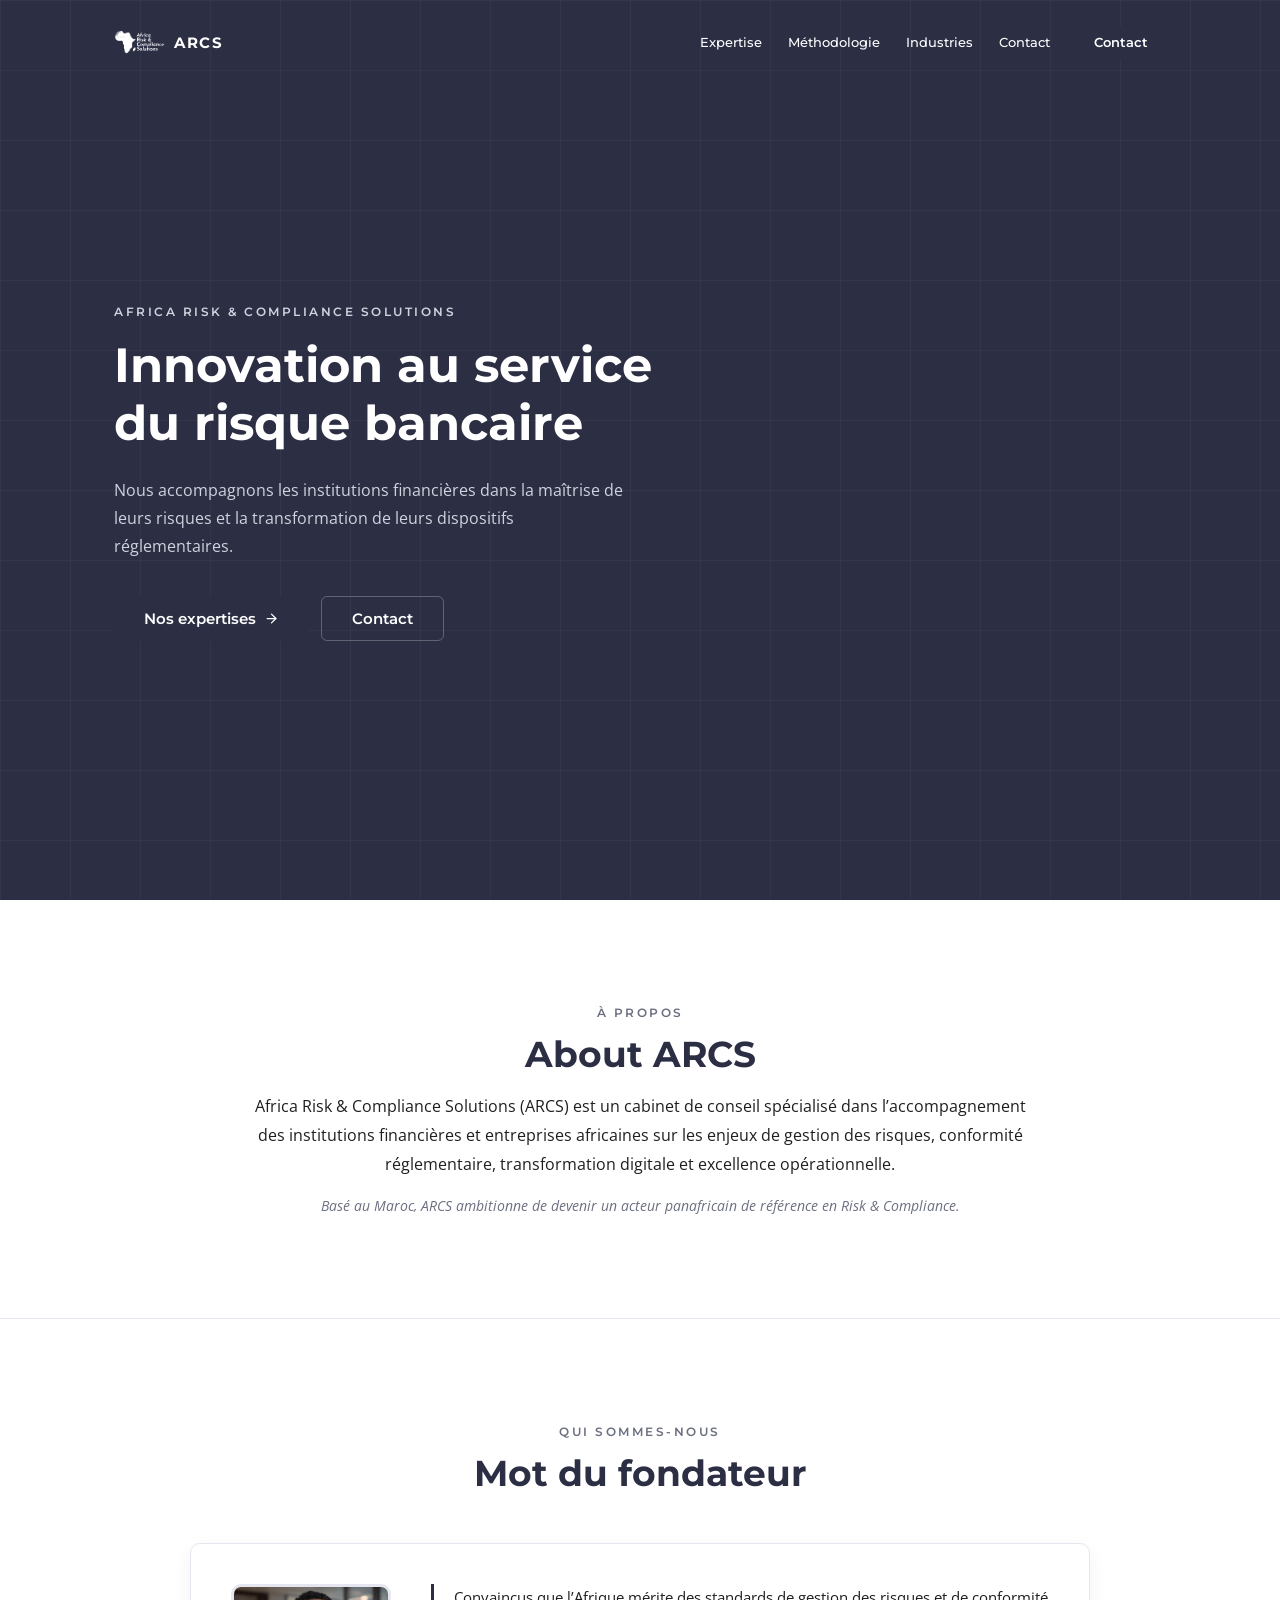
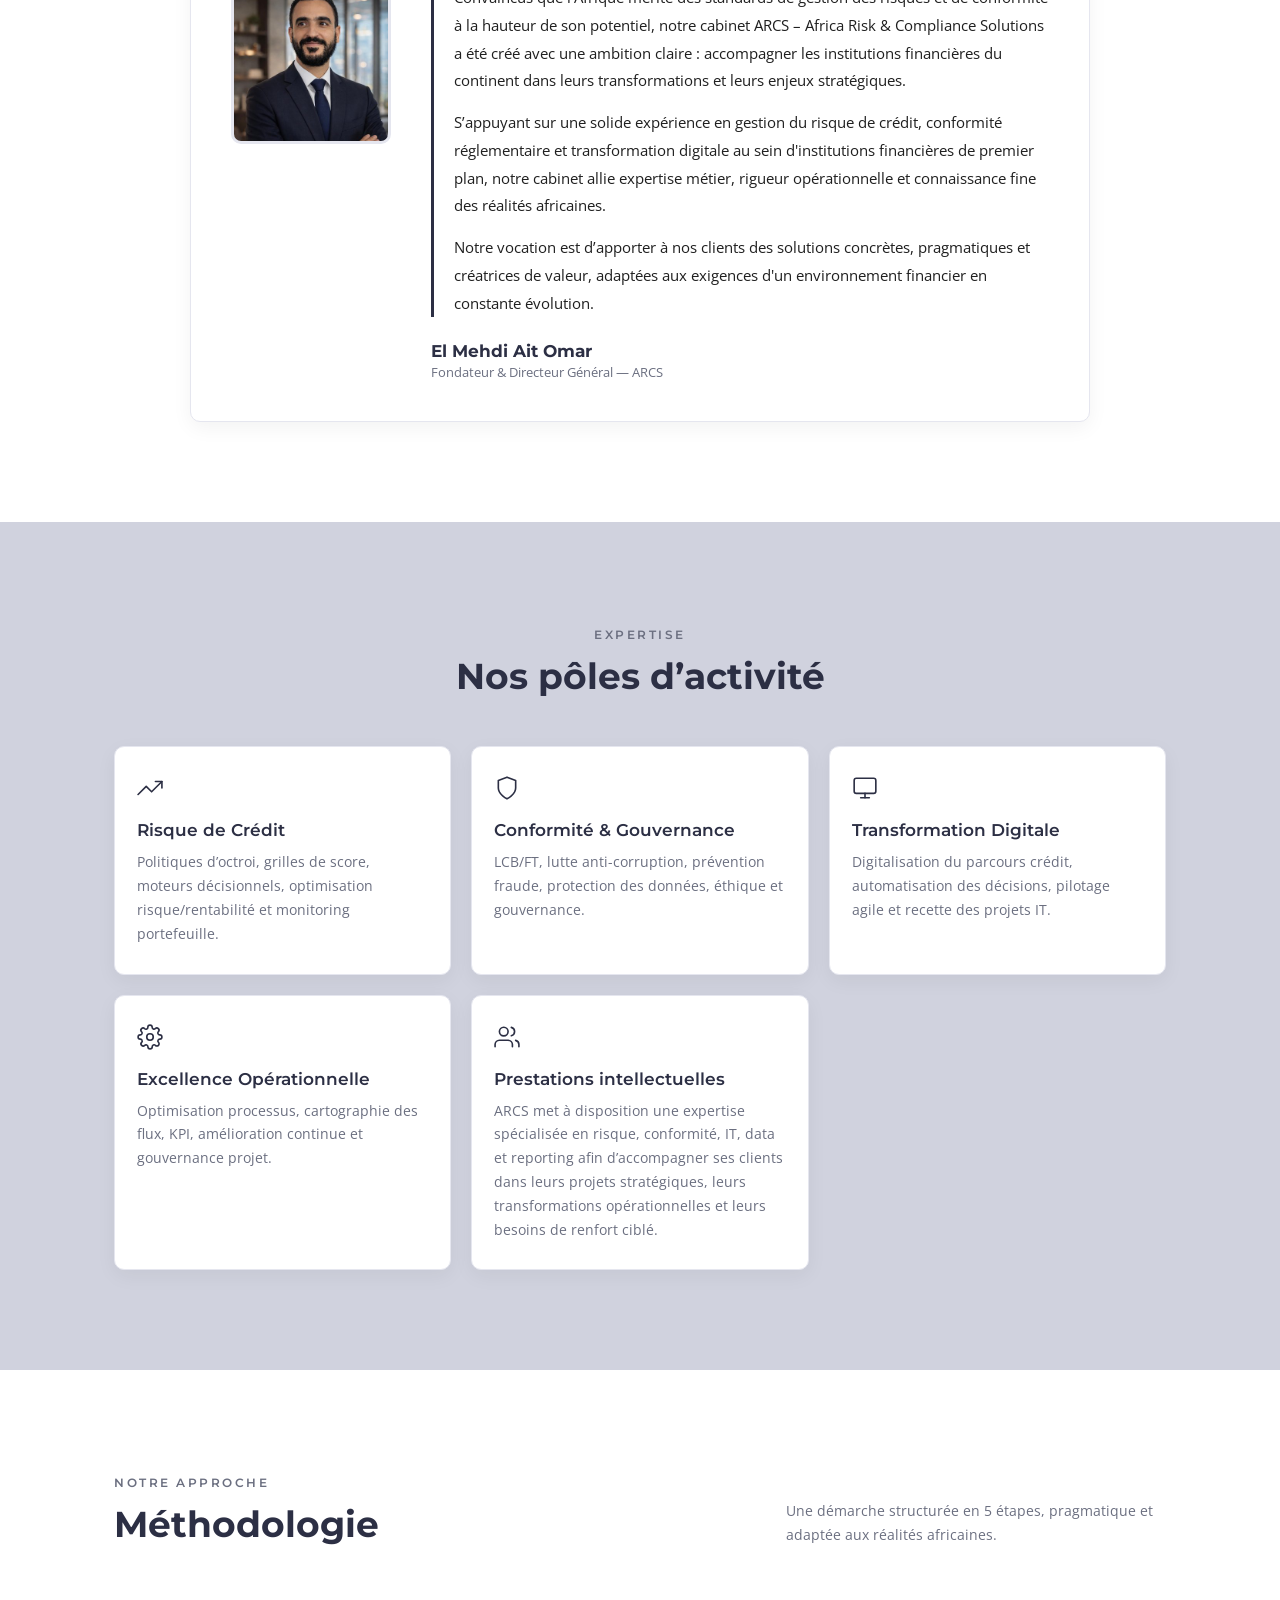
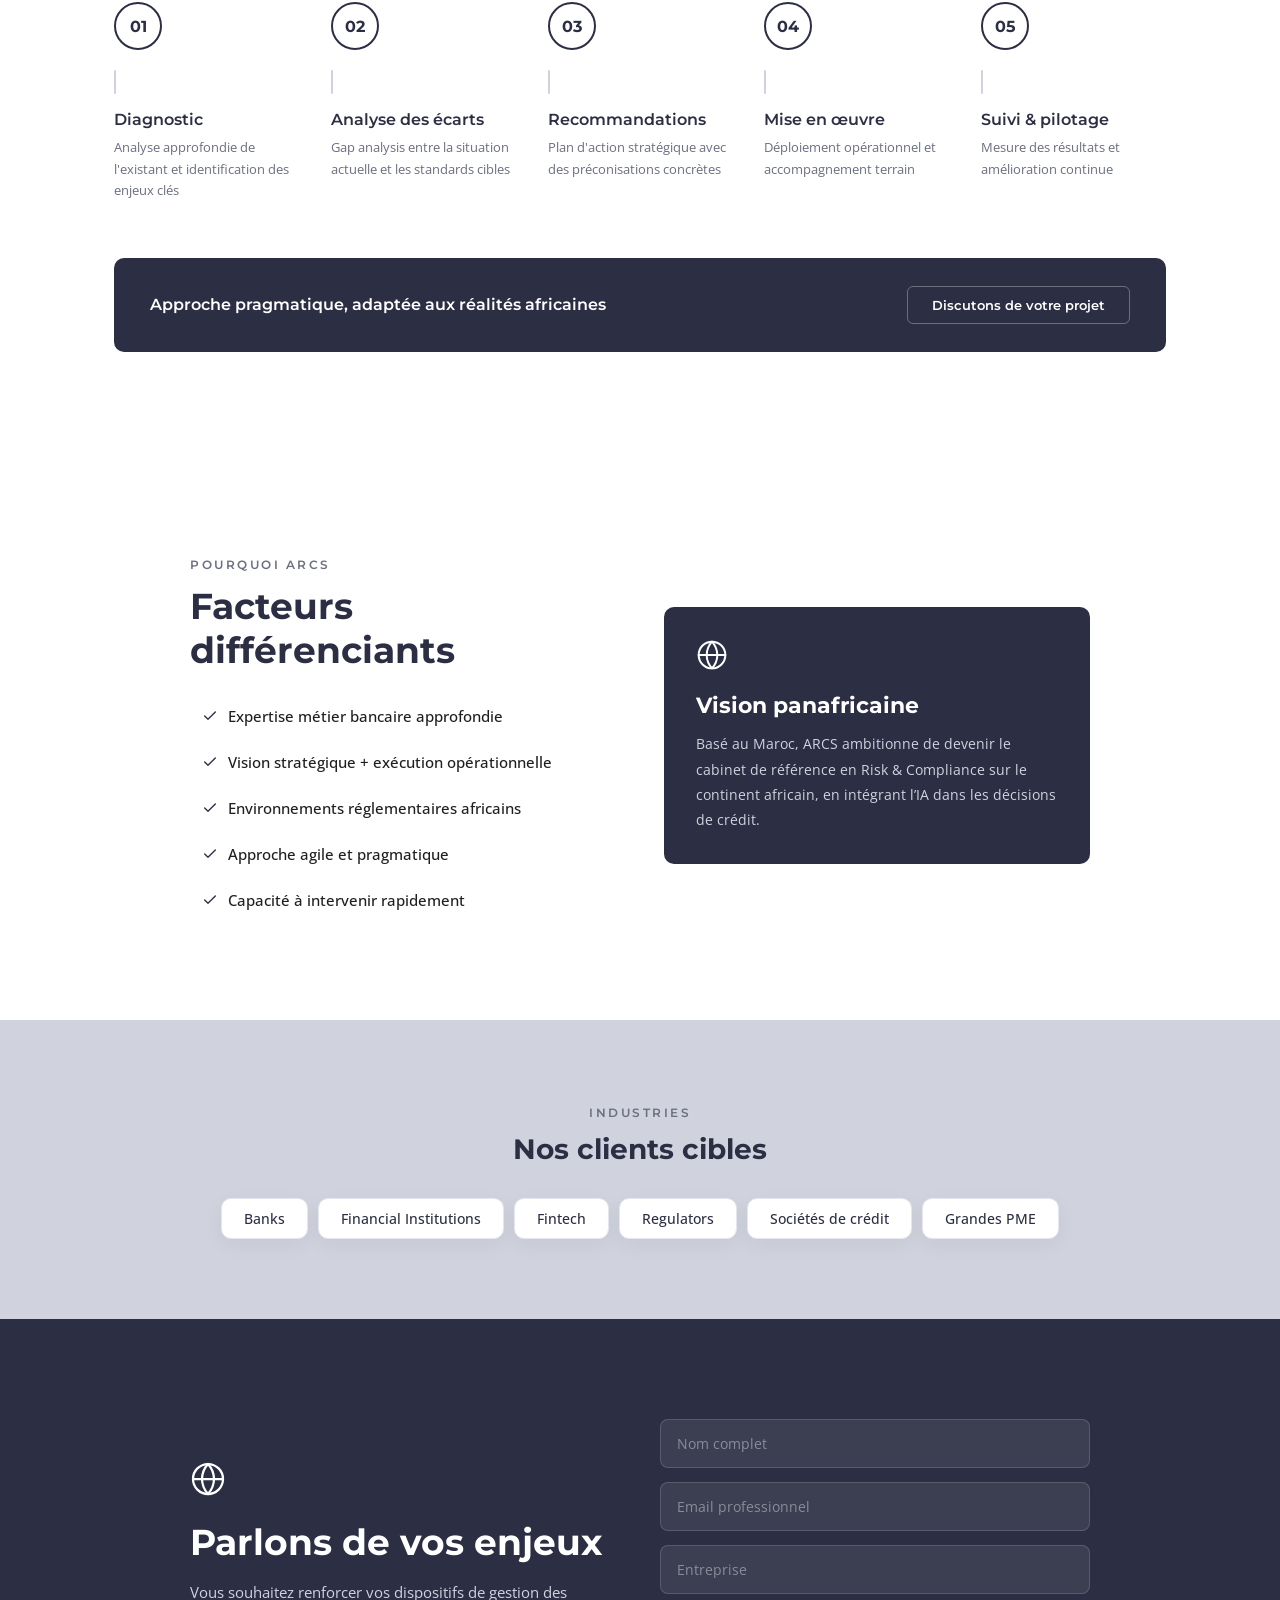
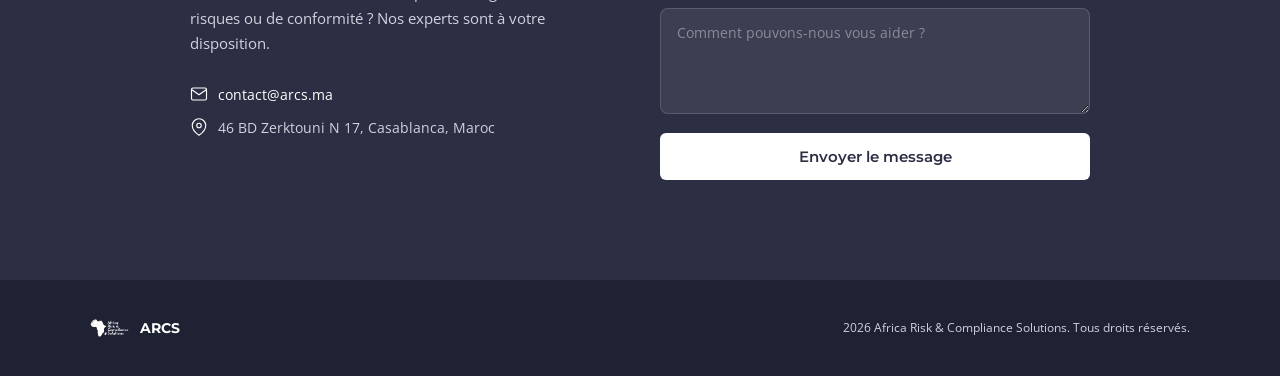
<file: index.html>
<!DOCTYPE html>

<html lang="fr">
<head>
<meta charset="UTF-8">
<meta name="viewport" content="width=device-width, initial-scale=1.0">
<title>ARCS — Cabinet de conseil en Risk Management, Compliance & Transformation Digitale en Afrique</title>
<meta name="description" content="ARCS accompagne les institutions financières africaines en gestion des risques, conformité réglementaire (LCB/FT), transformation digitale et excellence opérationnelle. Cabinet basé à Casablanca, Maroc.">
<meta name="keywords" content="risk management Afrique, conformité bancaire, LCB FT Maroc, cabinet conseil risque crédit, transformation digitale banque, compliance Afrique, gestion risques financiers, conseil conformité Casablanca">
<link rel="canonical" href="https://arcs.ma/">
<meta name="robots" content="index, follow">
<meta name="author" content="ARCS - Africa Risk & Compliance Solutions">
<link rel="icon" type="image/png" href="favicon.png">
<link rel="apple-touch-icon" href="apple-touch-icon.png">
<meta property="og:title" content="ARCS — Cabinet de conseil en Risk Management & Compliance en Afrique">
<meta property="og:description" content="Nous accompagnons les institutions financières africaines dans la maîtrise de leurs risques et la transformation de leurs dispositifs réglementaires.">
<meta property="og:image" content="https://arcs.ma/og-image.png">
<meta property="og:url" content="https://arcs.ma/">
<meta property="og:type" content="website">
<meta property="og:locale" content="fr_MA">
<meta property="og:site_name" content="ARCS">
<meta name="twitter:card" content="summary_large_image">
<meta name="twitter:title" content="ARCS — Risk Management & Compliance en Afrique">
<meta name="twitter:description" content="Innovation au service du risque bancaire.">
<meta name="twitter:image" content="https://arcs.ma/og-image.png">
<link rel="preconnect" href="https://fonts.googleapis.com">
<link href="https://fonts.googleapis.com/css2?family=Montserrat:wght@400;500;600;700&family=Open+Sans:wght@300;400;500;600;700&display=swap" rel="stylesheet">
<link rel="stylesheet" href="style.css">
<script type="application/ld+json">
{
  "@context": "https://schema.org",
  "@type": "ProfessionalService",
  "name": "ARCS - Africa Risk & Compliance Solutions",
  "description": "Cabinet de conseil spécialisé en gestion des risques, conformité réglementaire et transformation digitale pour les institutions financières africaines.",
  "url": "https://arcs.ma",
  "logo": "https://arcs.ma/logo-white.png",
  "image": "https://arcs.ma/og-image.png",
  "email": "contact@arcs.ma",
  "address": {
    "@type": "PostalAddress",
    "streetAddress": "46 BD Zerktouni N 17",
    "addressLocality": "Casablanca",
    "addressCountry": "MA"
  },
  "founder": {
    "@type": "Person",
    "name": "El Mehdi Ait Omar",
    "jobTitle": "Fondateur & Directeur Général"
  },
  "areaServed": "Africa",
  "serviceType": ["Risk Management", "Compliance", "Transformation Digitale", "Risque de Crédit", "LCB/FT"],
  "knowsLanguage": ["fr", "en", "ar"]
}
</script>
</head>
<body>

<nav class="nav" id="navbar">
  <div class="nav-inner">
    <a href="#hero" class="nav-logo">
      <img src="logo-white.png" alt="ARCS - Africa Risk & Compliance Solutions">
      <span>ARCS</span>
    </a>
    <div class="nav-links hide-m">
      <a href="#poles" class="nav-link">Expertise</a>
      <a href="#methodo" class="nav-link">Méthodologie</a>
      <a href="#industries" class="nav-link">Industries</a>
      <a href="#contact" class="nav-link">Contact</a>
      <a href="#contact" class="btn-p" style="padding:8px 18px;font-size:13px">Contact</a>
    </div>
    <button class="hamburger" id="hamburger" aria-label="Menu"><span></span><span></span><span></span></button>
    <div class="mobile-menu" id="mobile-menu">
      <a href="#hero">Accueil</a>
      <a href="#poles">Expertise</a>
      <a href="#methodo">Méthodologie</a>
      <a href="#industries">Industries</a>
      <a href="#contact">Contact</a>
    </div>
  </div>
</nav>

<section id="hero" style="background:var(--primary);min-height:100vh;display:flex;align-items:center;position:relative;overflow:hidden">
  <div class="hero-grid"></div>
  <div class="container" style="position:relative;z-index:2;width:100%;padding-top:140px;padding-bottom:100px">
    <div style="max-width:650px">
      <div class="fade-in"><span class="label label-light">Africa Risk &amp; Compliance Solutions</span></div>
      <div class="fade-in" style="transition-delay:0.08s">
        <h1 style="font-size:48px;font-weight:700;color:var(--white);line-height:1.2;margin-top:16px;margin-bottom:24px">Innovation au service<br>du risque bancaire</h1>
      </div>
      <div class="fade-in" style="transition-delay:0.16s">
        <p style="font-size:16px;color:var(--secondary);line-height:1.75;margin-bottom:36px;max-width:520px">Nous accompagnons les institutions financières dans la maîtrise de leurs risques et la transformation de leurs dispositifs réglementaires.</p>
      </div>
      <div class="fade-in" style="transition-delay:0.24s;display:flex;gap:12px;flex-wrap:wrap">
        <a href="#poles" class="btn-p">Nos expertises <svg width="15" height="15" viewBox="0 0 24 24" fill="none" stroke="currentColor" stroke-width="2" stroke-linecap="round" stroke-linejoin="round"><line x1="5" y1="12" x2="19" y2="12"></line><polyline points="12 5 19 12 12 19"></polyline></svg></a>
        <a href="#contact" class="btn-s" style="color:var(--white);border-color:rgba(255,255,255,0.25)">Contact</a>
      </div>
    </div>
  </div>
</section>

<section style="background:var(--bg);padding:100px 24px;border-bottom:1px solid var(--card-border)">
  <div style="max-width:800px;margin:0 auto;text-align:center">
    <div class="fade-in">
      <span class="label">À propos</span>
      <h2 style="font-size:36px;font-weight:700;color:var(--primary);margin-top:10px;margin-bottom:16px">About ARCS</h2>
    </div>
    <div class="fade-in" style="transition-delay:0.08s">
      <p style="font-size:16px;line-height:1.8;margin-bottom:16px">Africa Risk &amp; Compliance Solutions (ARCS) est un cabinet de conseil spécialisé dans l’accompagnement des institutions financières et entreprises africaines sur les enjeux de gestion des risques, conformité réglementaire, transformation digitale et excellence opérationnelle.</p>
      <p style="font-size:14px;color:var(--text-sec);line-height:1.7;font-style:italic">Basé au Maroc, ARCS ambitionne de devenir un acteur panafricain de référence en Risk &amp; Compliance.</p>
    </div>
  </div>
</section>

<section style="background:var(--bg);padding:100px 24px">
  <div style="max-width:900px;margin:0 auto">
    <div class="fade-in" style="text-align:center;margin-bottom:48px">
      <span class="label">Qui sommes-nous</span>
      <h2 style="font-size:36px;font-weight:700;color:var(--primary);margin-top:10px">Mot du fondateur</h2>
    </div>
    <div class="fade-in founder-card">
      <div class="founder-img-wrap">
        <img src="founder.jpeg" alt="El Mehdi Ait Omar - Fondateur ARCS" class="founder-img">
      </div>
      <div class="founder-content">
        <blockquote class="founder-quote">
          <p style="margin-bottom:14px">Convaincus que l’Afrique mérite des standards de gestion des risques et de conformité à la hauteur de son potentiel, notre cabinet ARCS – Africa Risk & Compliance Solutions a été créé avec une ambition claire : accompagner les institutions financières du continent dans leurs transformations et leurs enjeux stratégiques.</p>
          <p style="margin-bottom:14px">S’appuyant sur une solide expérience en gestion du risque de crédit, conformité réglementaire et transformation digitale au sein d'institutions financières de premier plan, notre cabinet allie expertise métier, rigueur opérationnelle et connaissance fine des réalités africaines.</p>
          <p>Notre vocation est d’apporter à nos clients des solutions concrètes, pragmatiques et créatrices de valeur, adaptées aux exigences d'un environnement financier en constante évolution.</p>
        </blockquote>
        <div style="margin-top:24px">
          <p style="font-family:'Montserrat',sans-serif;font-size:17px;font-weight:700;color:var(--primary);margin-bottom:2px">El Mehdi Ait Omar</p>
          <p style="font-size:13px;color:var(--text-sec)">Fondateur &amp; Directeur Général — ARCS</p>
        </div>
      </div>
    </div>
  </div>
</section>

<section id="poles" style="background:var(--secondary);padding:100px 24px">
  <div class="container">
    <div class="fade-in" style="text-align:center;margin-bottom:48px">
      <span class="label">Expertise</span>
      <h2 style="font-size:36px;font-weight:700;color:var(--primary);margin-top:10px">Nos pôles d’activité</h2>
    </div>
    <div class="grid-5">
      <div class="fade-in"><div class="card" style="padding:28px 22px;height:100%">
        <svg width="26" height="26" viewBox="0 0 24 24" fill="none" stroke="#2C2F44" stroke-width="1.5" stroke-linecap="round" stroke-linejoin="round"><polyline points="23 6 13.5 15.5 8.5 10.5 1 18"></polyline><polyline points="17 6 23 6 23 12"></polyline></svg>
        <h3 style="font-size:17px;font-weight:600;color:var(--primary);margin:14px 0 10px">Risque de Crédit</h3>
        <p style="font-size:14px;color:var(--text-sec);line-height:1.7">Politiques d’octroi, grilles de score, moteurs décisionnels, optimisation risque/rentabilité et monitoring portefeuille.</p>
      </div></div>
      <div class="fade-in" style="transition-delay:0.06s"><div class="card" style="padding:28px 22px;height:100%">
        <svg width="26" height="26" viewBox="0 0 24 24" fill="none" stroke="#2C2F44" stroke-width="1.5" stroke-linecap="round" stroke-linejoin="round"><path d="M12 22s8-4 8-10V5l-8-3-8 3v7c0 6 8 10 8 10z"></path></svg>
        <h3 style="font-size:17px;font-weight:600;color:var(--primary);margin:14px 0 10px">Conformité &amp; Gouvernance</h3>
        <p style="font-size:14px;color:var(--text-sec);line-height:1.7">LCB/FT, lutte anti-corruption, prévention fraude, protection des données, éthique et gouvernance.</p>
      </div></div>
      <div class="fade-in" style="transition-delay:0.12s"><div class="card" style="padding:28px 22px;height:100%">
        <svg width="26" height="26" viewBox="0 0 24 24" fill="none" stroke="#2C2F44" stroke-width="1.5" stroke-linecap="round" stroke-linejoin="round"><rect x="2" y="3" width="20" height="14" rx="2"></rect><line x1="8" y1="21" x2="16" y2="21"></line><line x1="12" y1="17" x2="12" y2="21"></line></svg>
        <h3 style="font-size:17px;font-weight:600;color:var(--primary);margin:14px 0 10px">Transformation Digitale</h3>
        <p style="font-size:14px;color:var(--text-sec);line-height:1.7">Digitalisation du parcours crédit, automatisation des décisions, pilotage agile et recette des projets IT.</p>
      </div></div>
      <div class="fade-in" style="transition-delay:0.18s"><div class="card" style="padding:28px 22px;height:100%">
        <svg width="26" height="26" viewBox="0 0 24 24" fill="none" stroke="#2C2F44" stroke-width="1.5" stroke-linecap="round" stroke-linejoin="round"><circle cx="12" cy="12" r="3"></circle><path d="M19.4 15a1.65 1.65 0 00.33 1.82l.06.06a2 2 0 010 2.83 2 2 0 01-2.83 0l-.06-.06a1.65 1.65 0 00-1.82-.33 1.65 1.65 0 00-1 1.51V21a2 2 0 01-4 0v-.09A1.65 1.65 0 009 19.4a1.65 1.65 0 00-1.82.33l-.06.06a2 2 0 01-2.83-2.83l.06-.06A1.65 1.65 0 004.68 15a1.65 1.65 0 00-1.51-1H3a2 2 0 010-4h.09A1.65 1.65 0 004.6 9a1.65 1.65 0 00-.33-1.82l-.06-.06a2 2 0 012.83-2.83l.06.06A1.65 1.65 0 009 4.68a1.65 1.65 0 001-1.51V3a2 2 0 014 0v.09a1.65 1.65 0 001 1.51 1.65 1.65 0 001.82-.33l.06-.06a2 2 0 012.83 2.83l-.06.06A1.65 1.65 0 0019.4 9a1.65 1.65 0 001.51 1H21a2 2 0 010 4h-.09a1.65 1.65 0 00-1.51 1z"></path></svg>
        <h3 style="font-size:17px;font-weight:600;color:var(--primary);margin:14px 0 10px">Excellence Opérationnelle</h3>
        <p style="font-size:14px;color:var(--text-sec);line-height:1.7">Optimisation processus, cartographie des flux, KPI, amélioration continue et gouvernance projet.</p>
      </div></div>
      <div class="fade-in" style="transition-delay:0.24s"><div class="card" style="padding:28px 22px;height:100%">
        <svg width="26" height="26" viewBox="0 0 24 24" fill="none" stroke="#2C2F44" stroke-width="1.5" stroke-linecap="round" stroke-linejoin="round"><path d="M17 21v-2a4 4 0 00-4-4H5a4 4 0 00-4 4v2"></path><circle cx="9" cy="7" r="4"></circle><path d="M23 21v-2a4 4 0 00-3-3.87"></path><path d="M16 3.13a4 4 0 010 7.75"></path></svg>
        <h3 style="font-size:17px;font-weight:600;color:var(--primary);margin:14px 0 10px">Prestations intellectuelles</h3>
        <p style="font-size:14px;color:var(--text-sec);line-height:1.7">ARCS met à disposition une expertise spécialisée en risque, conformité, IT, data et reporting afin d’accompagner ses clients dans leurs projets stratégiques, leurs transformations opérationnelles et leurs besoins de renfort ciblé.</p>
      </div></div>
    </div>
  </div>
</section>

<section id="methodo" style="background:var(--bg);padding:100px 24px">
  <div class="container">
    <div class="fade-in" style="display:flex;align-items:flex-end;justify-content:space-between;margin-bottom:56px;flex-wrap:wrap;gap:16px">
      <div>
        <span class="label">Notre approche</span>
        <h2 style="font-size:36px;font-weight:700;color:var(--primary);margin-top:10px">Méthodologie</h2>
      </div>
      <p style="font-size:14px;color:var(--text-sec);max-width:380px;line-height:1.7">Une démarche structurée en 5 étapes, pragmatique et adaptée aux réalités africaines.</p>
    </div>
    <div class="step-grid">
      <div class="fade-in step-card"><div class="step-num">01</div><div class="step-line"></div><h4 style="font-size:16px;font-weight:600;color:var(--primary);margin-bottom:8px">Diagnostic</h4><p style="font-size:13px;color:var(--text-sec);line-height:1.65">Analyse approfondie de l'existant et identification des enjeux clés</p></div>
      <div class="fade-in step-card" style="transition-delay:0.08s"><div class="step-num">02</div><div class="step-line"></div><h4 style="font-size:16px;font-weight:600;color:var(--primary);margin-bottom:8px">Analyse des écarts</h4><p style="font-size:13px;color:var(--text-sec);line-height:1.65">Gap analysis entre la situation actuelle et les standards cibles</p></div>
      <div class="fade-in step-card" style="transition-delay:0.16s"><div class="step-num">03</div><div class="step-line"></div><h4 style="font-size:16px;font-weight:600;color:var(--primary);margin-bottom:8px">Recommandations</h4><p style="font-size:13px;color:var(--text-sec);line-height:1.65">Plan d'action stratégique avec des préconisations concrètes</p></div>
      <div class="fade-in step-card" style="transition-delay:0.24s"><div class="step-num">04</div><div class="step-line"></div><h4 style="font-size:16px;font-weight:600;color:var(--primary);margin-bottom:8px">Mise en œuvre</h4><p style="font-size:13px;color:var(--text-sec);line-height:1.65">Déploiement opérationnel et accompagnement terrain</p></div>
      <div class="fade-in step-card" style="transition-delay:0.32s"><div class="step-num">05</div><div class="step-line"></div><h4 style="font-size:16px;font-weight:600;color:var(--primary);margin-bottom:8px">Suivi &amp; pilotage</h4><p style="font-size:13px;color:var(--text-sec);line-height:1.65">Mesure des résultats et amélioration continue</p></div>
    </div>
    <div class="fade-in" style="transition-delay:0.4s;margin-top:56px;background:var(--primary);border-radius:10px;padding:28px 36px;display:flex;align-items:center;justify-content:space-between;flex-wrap:wrap;gap:16px">
      <p style="font-family:'Montserrat',sans-serif;font-size:16px;color:var(--white);font-weight:600">Approche pragmatique, adaptée aux réalités africaines</p>
      <a href="#contact" class="btn-s" style="color:var(--white);border-color:rgba(255,255,255,0.3);padding:10px 24px;font-size:13px">Discutons de votre projet</a>
    </div>
  </div>
</section>

<section style="background:var(--bg);padding:100px 24px">
  <div style="max-width:900px;margin:0 auto" class="grid-2">
    <div class="fade-in">
      <span class="label">Pourquoi ARCS</span>
      <h2 style="font-size:36px;font-weight:700;color:var(--primary);margin-top:10px;margin-bottom:24px">Facteurs différenciants</h2>
      <div style="display:flex;flex-direction:column;gap:6px">
        <div class="diff-item"><svg width="16" height="16" viewBox="0 0 24 24" fill="none" stroke="#2C2F44" stroke-width="2" stroke-linecap="round" stroke-linejoin="round"><polyline points="20 6 9 17 4 12"></polyline></svg><span style="font-size:15px;font-weight:500">Expertise métier bancaire approfondie</span></div>
        <div class="diff-item"><svg width="16" height="16" viewBox="0 0 24 24" fill="none" stroke="#2C2F44" stroke-width="2" stroke-linecap="round" stroke-linejoin="round"><polyline points="20 6 9 17 4 12"></polyline></svg><span style="font-size:15px;font-weight:500">Vision stratégique + exécution opérationnelle</span></div>
        <div class="diff-item"><svg width="16" height="16" viewBox="0 0 24 24" fill="none" stroke="#2C2F44" stroke-width="2" stroke-linecap="round" stroke-linejoin="round"><polyline points="20 6 9 17 4 12"></polyline></svg><span style="font-size:15px;font-weight:500">Environnements réglementaires africains</span></div>
        <div class="diff-item"><svg width="16" height="16" viewBox="0 0 24 24" fill="none" stroke="#2C2F44" stroke-width="2" stroke-linecap="round" stroke-linejoin="round"><polyline points="20 6 9 17 4 12"></polyline></svg><span style="font-size:15px;font-weight:500">Approche agile et pragmatique</span></div>
        <div class="diff-item"><svg width="16" height="16" viewBox="0 0 24 24" fill="none" stroke="#2C2F44" stroke-width="2" stroke-linecap="round" stroke-linejoin="round"><polyline points="20 6 9 17 4 12"></polyline></svg><span style="font-size:15px;font-weight:500">Capacité à intervenir rapidement</span></div>
      </div>
    </div>
    <div class="fade-in" style="transition-delay:0.12s">
      <div style="background:var(--primary);border-radius:10px;padding:32px">
        <svg width="32" height="32" viewBox="0 0 24 24" fill="none" stroke="#FFFFFF" stroke-width="1.5" stroke-linecap="round" stroke-linejoin="round"><circle cx="12" cy="12" r="10"></circle><line x1="2" y1="12" x2="22" y2="12"></line><path d="M12 2a15.3 15.3 0 014 10 15.3 15.3 0 01-4 10 15.3 15.3 0 01-4-10 15.3 15.3 0 014-10z"></path></svg>
        <h3 style="font-size:22px;font-weight:700;color:var(--white);margin-top:16px;margin-bottom:12px">Vision panafricaine</h3>
        <p style="font-size:14px;color:var(--secondary);line-height:1.8">Basé au Maroc, ARCS ambitionne de devenir le cabinet de référence en Risk &amp; Compliance sur le continent africain, en intégrant l’IA dans les décisions de crédit.</p>
      </div>
    </div>
  </div>
</section>

<section id="industries" style="background:var(--secondary);padding:80px 24px">
  <div style="max-width:900px;margin:0 auto;text-align:center">
    <div class="fade-in">
      <span class="label">Industries</span>
      <h2 style="font-size:28px;font-weight:700;color:var(--primary);margin-top:10px;margin-bottom:32px">Nos clients cibles</h2>
    </div>
    <div style="display:flex;flex-wrap:wrap;justify-content:center;gap:10px">
      <div class="fade-in"><div class="card pill">Banks</div></div>
      <div class="fade-in" style="transition-delay:0.04s"><div class="card pill">Financial Institutions</div></div>
      <div class="fade-in" style="transition-delay:0.08s"><div class="card pill">Fintech</div></div>
      <div class="fade-in" style="transition-delay:0.12s"><div class="card pill">Regulators</div></div>
      <div class="fade-in" style="transition-delay:0.16s"><div class="card pill">Sociétés de crédit</div></div>
      <div class="fade-in" style="transition-delay:0.2s"><div class="card pill">Grandes PME</div></div>
    </div>
  </div>
</section>

<section id="contact" style="background:var(--primary);padding:100px 24px">
  <div style="max-width:900px;margin:0 auto">
    <div class="grid-2" style="gap:40px">
      <div class="fade-in">
        <svg width="36" height="36" viewBox="0 0 24 24" fill="none" stroke="#FFFFFF" stroke-width="1.5" stroke-linecap="round" stroke-linejoin="round"><circle cx="12" cy="12" r="10"></circle><line x1="2" y1="12" x2="22" y2="12"></line><path d="M12 2a15.3 15.3 0 014 10 15.3 15.3 0 01-4 10 15.3 15.3 0 01-4-10 15.3 15.3 0 014-10z"></path></svg>
        <h2 style="font-size:36px;font-weight:700;color:var(--white);margin-top:18px;margin-bottom:16px">Parlons de vos enjeux</h2>
        <p style="font-size:15px;color:var(--secondary);line-height:1.7;margin-bottom:28px">Vous souhaitez renforcer vos dispositifs de gestion des risques ou de conformité ? Nos experts sont à votre disposition.</p>
        <div style="display:flex;flex-direction:column;gap:14px">
          <div style="display:flex;align-items:center;gap:10px">
            <svg width="18" height="18" viewBox="0 0 24 24" fill="none" stroke="#FFFFFF" stroke-width="1.5" stroke-linecap="round" stroke-linejoin="round"><path d="M4 4h16c1.1 0 2 .9 2 2v12c0 1.1-.9 2-2 2H4c-1.1 0-2-.9-2-2V6c0-1.1.9-2 2-2z"></path><polyline points="22,6 12,13 2,6"></polyline></svg>
            <a href="mailto:contact@arcs.ma" style="color:var(--white);font-size:14px;text-decoration:none">contact@arcs.ma</a>
          </div>
          <div style="display:flex;align-items:center;gap:10px">
            <svg width="18" height="18" viewBox="0 0 24 24" fill="none" stroke="#FFFFFF" stroke-width="1.5" stroke-linecap="round" stroke-linejoin="round"><path d="M21 10c0 7-9 13-9 13s-9-6-9-13a9 9 0 0118 0z"></path><circle cx="12" cy="10" r="3"></circle></svg>
            <span style="color:var(--secondary);font-size:14px">46 BD Zerktouni N 17, Casablanca, Maroc</span>
          </div>
        </div>
      </div>
      <div class="fade-in" style="transition-delay:0.12s">
        <form id="contact-form" action="https://api.web3forms.com/submit" method="POST" class="contact-form">
          <input type="hidden" name="access_key" value="VOTRE_CLE_ICI">
          <input type="hidden" name="subject" value="Nouveau message depuis arcs.ma">
          <div class="form-group"><input type="text" name="name" placeholder="Nom complet" required class="form-input"></div>
          <div class="form-group"><input type="email" name="email" placeholder="Email professionnel" required class="form-input"></div>
          <div class="form-group"><input type="text" name="company" placeholder="Entreprise" class="form-input"></div>
          <div class="form-group"><textarea name="message" placeholder="Comment pouvons-nous vous aider ?" rows="4" required class="form-input form-textarea"></textarea></div>
          <button type="submit" class="btn-p form-submit" style="width:100%;justify-content:center;background:var(--white);color:var(--primary);padding:14px 30px">Envoyer le message</button>
          <p id="form-status" style="text-align:center;margin-top:12px;font-size:13px;color:var(--secondary);display:none"></p>
        </form>
      </div>
    </div>
  </div>
</section>

<footer style="background:var(--primary-hover);padding:28px 24px">
  <div style="max-width:1100px;margin:0 auto;display:flex;justify-content:space-between;align-items:center;flex-wrap:wrap;gap:14px">
    <div style="display:flex;align-items:center;gap:10px">
      <img src="logo-white.png" alt="ARCS" style="width:40px;height:40px;object-fit:contain">
      <span style="font-family:'Montserrat',sans-serif;font-weight:700;font-size:14px;color:var(--white)">ARCS</span>
    </div>
    <p style="font-size:12px;color:var(--secondary)">2026 Africa Risk &amp; Compliance Solutions. Tous droits réservés.</p>
  </div>
</footer>

<script>
var nav = document.getElementById('navbar');
window.addEventListener('scroll', function() {
  if (window.scrollY > 50) { nav.classList.add('scrolled'); }
  else { nav.classList.remove('scrolled'); }
});

var observer = new IntersectionObserver(function(entries) {
  entries.forEach(function(entry) {
    if (entry.isIntersecting) { entry.target.classList.add('visible'); }
  });
}, { threshold: 0.15 });
var fadeEls = document.querySelectorAll('.fade-in');
for (var i = 0; i < fadeEls.length; i++) { observer.observe(fadeEls[i]); }

var hamburger = document.getElementById('hamburger');
var mobileMenu = document.getElementById('mobile-menu');
hamburger.addEventListener('click', function() {
  hamburger.classList.toggle('open');
  mobileMenu.classList.toggle('open');
});
var links = mobileMenu.querySelectorAll('a');
for (var j = 0; j < links.length; j++) {
  links[j].addEventListener('click', function() {
    hamburger.classList.remove('open');
    mobileMenu.classList.remove('open');
  });
}

var form = document.getElementById('contact-form');
var status = document.getElementById('form-status');
form.addEventListener('submit', function(e) {
  e.preventDefault();
  var btn = form.querySelector('.form-submit');
  btn.textContent = 'Envoi en cours...';
  btn.disabled = true;
  fetch(form.action, { method:'POST', body: new FormData(form) })
    .then(function(r) { return r.json(); })
    .then(function(d) {
      status.style.display = 'block';
      status.style.color = d.success ? '#8BC34A' : '#FF5252';
      status.textContent = d.success ? 'Message envoye ! Nous vous recontacterons.' : 'Erreur. Veuillez reessayer.';
      if (d.success) form.reset();
      btn.textContent = 'Envoyer le message'; btn.disabled = false;
    })
    .catch(function() {
      status.style.display = 'block'; status.style.color = '#FF5252';
      status.textContent = 'Erreur de connexion.';
      btn.textContent = 'Envoyer le message'; btn.disabled = false;
    });
});
</script>

</body>
</html>
</file>
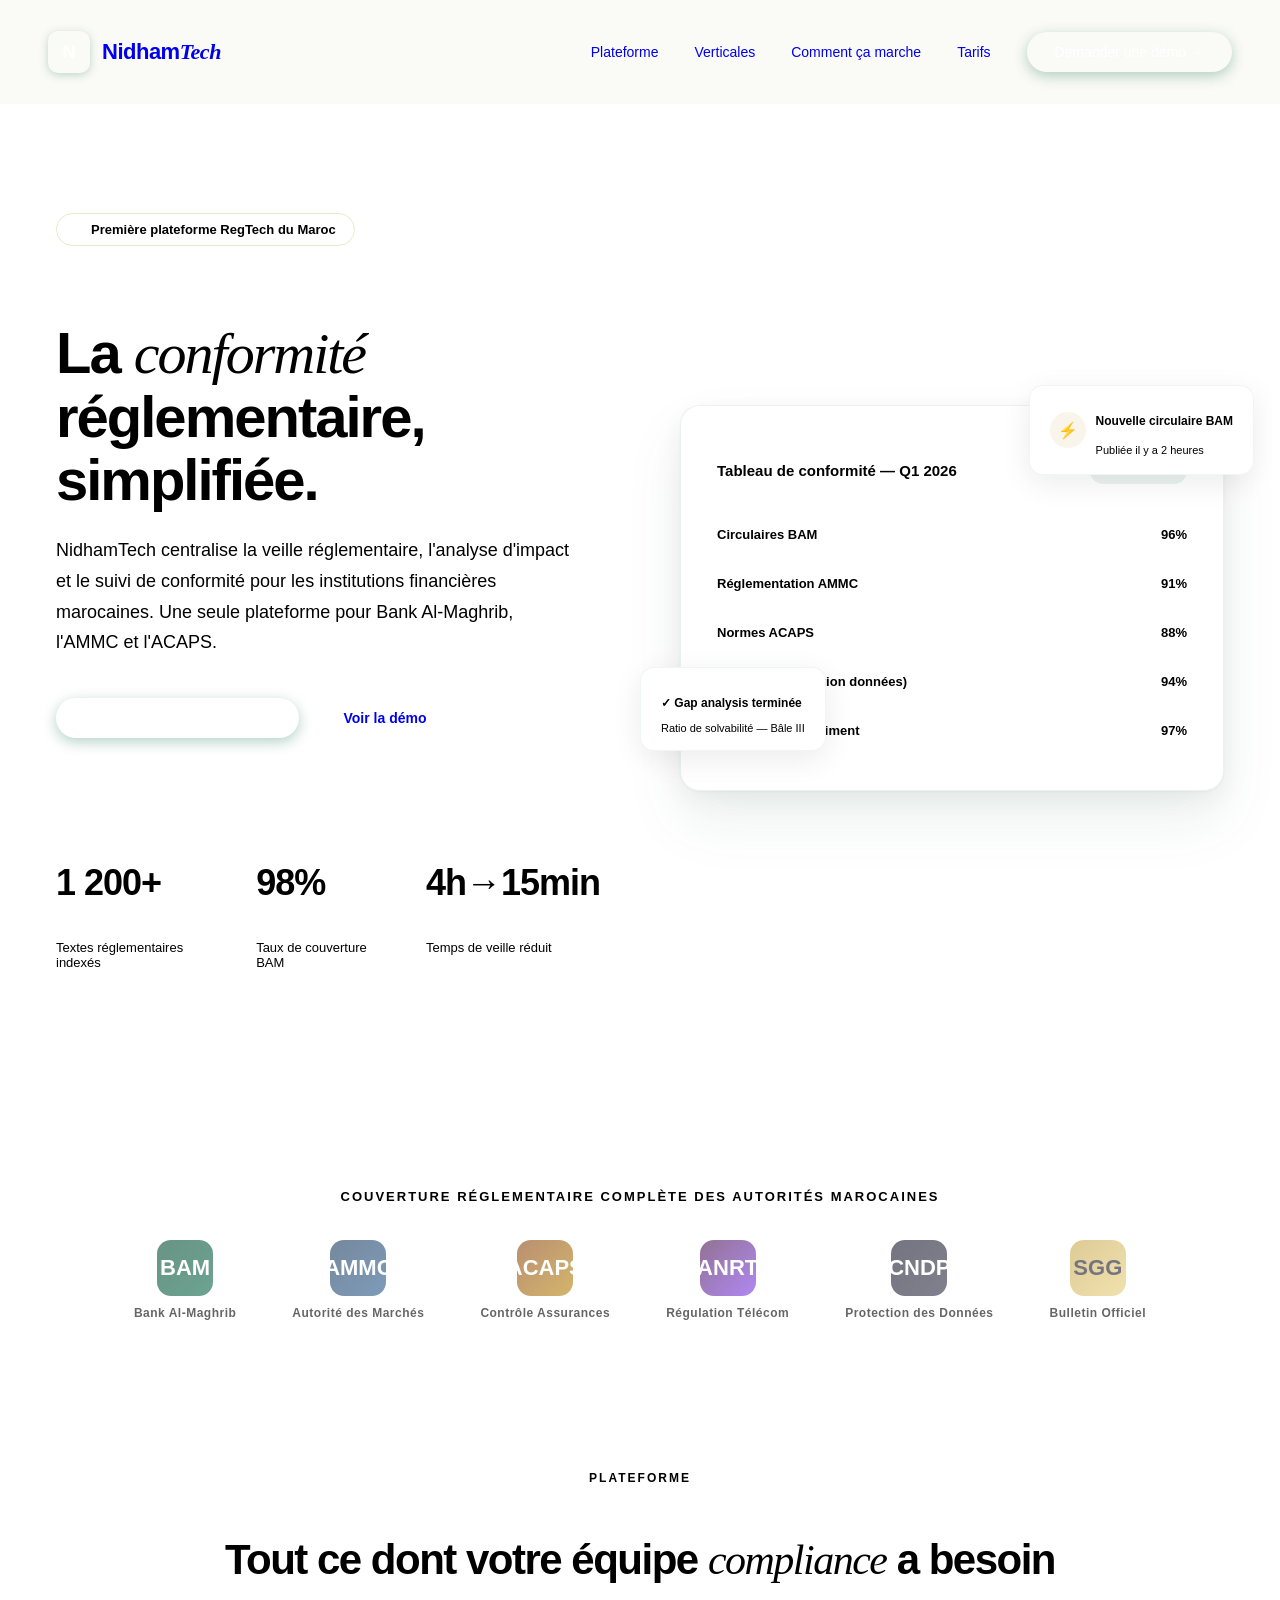
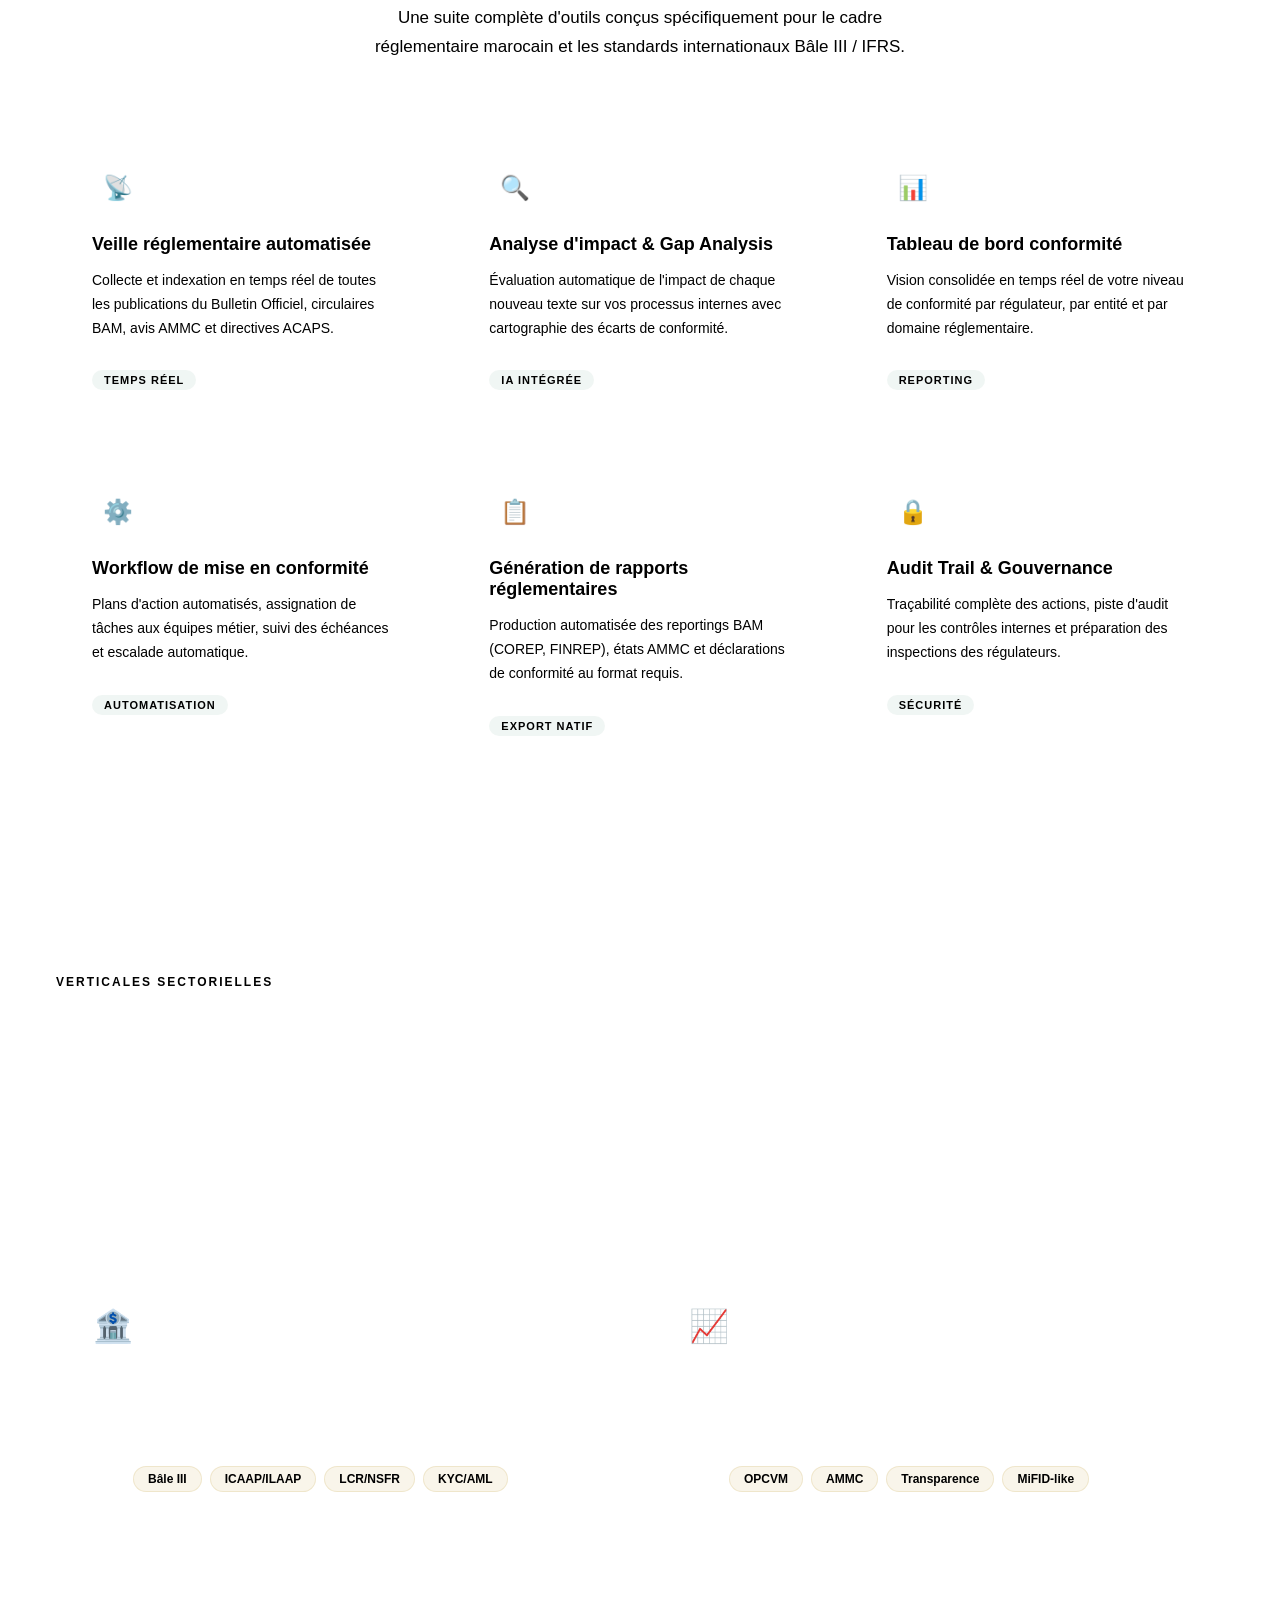
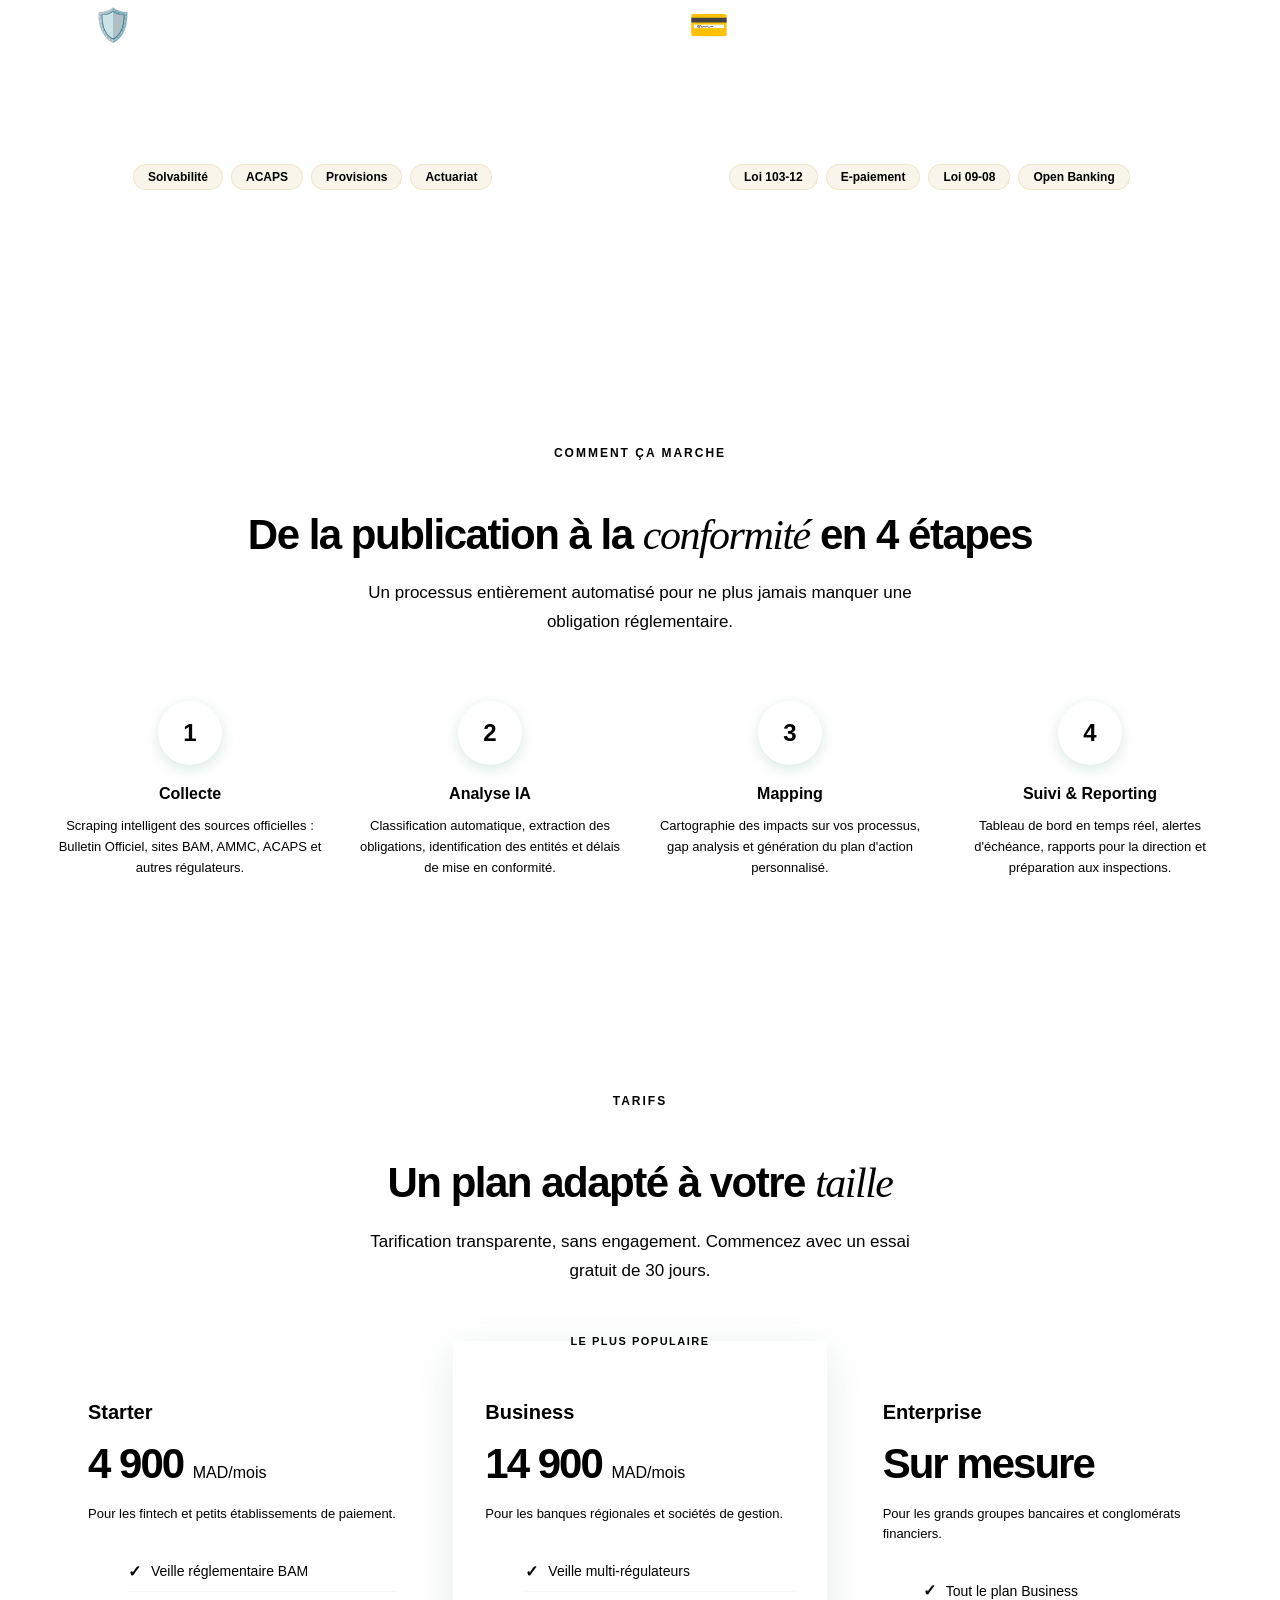
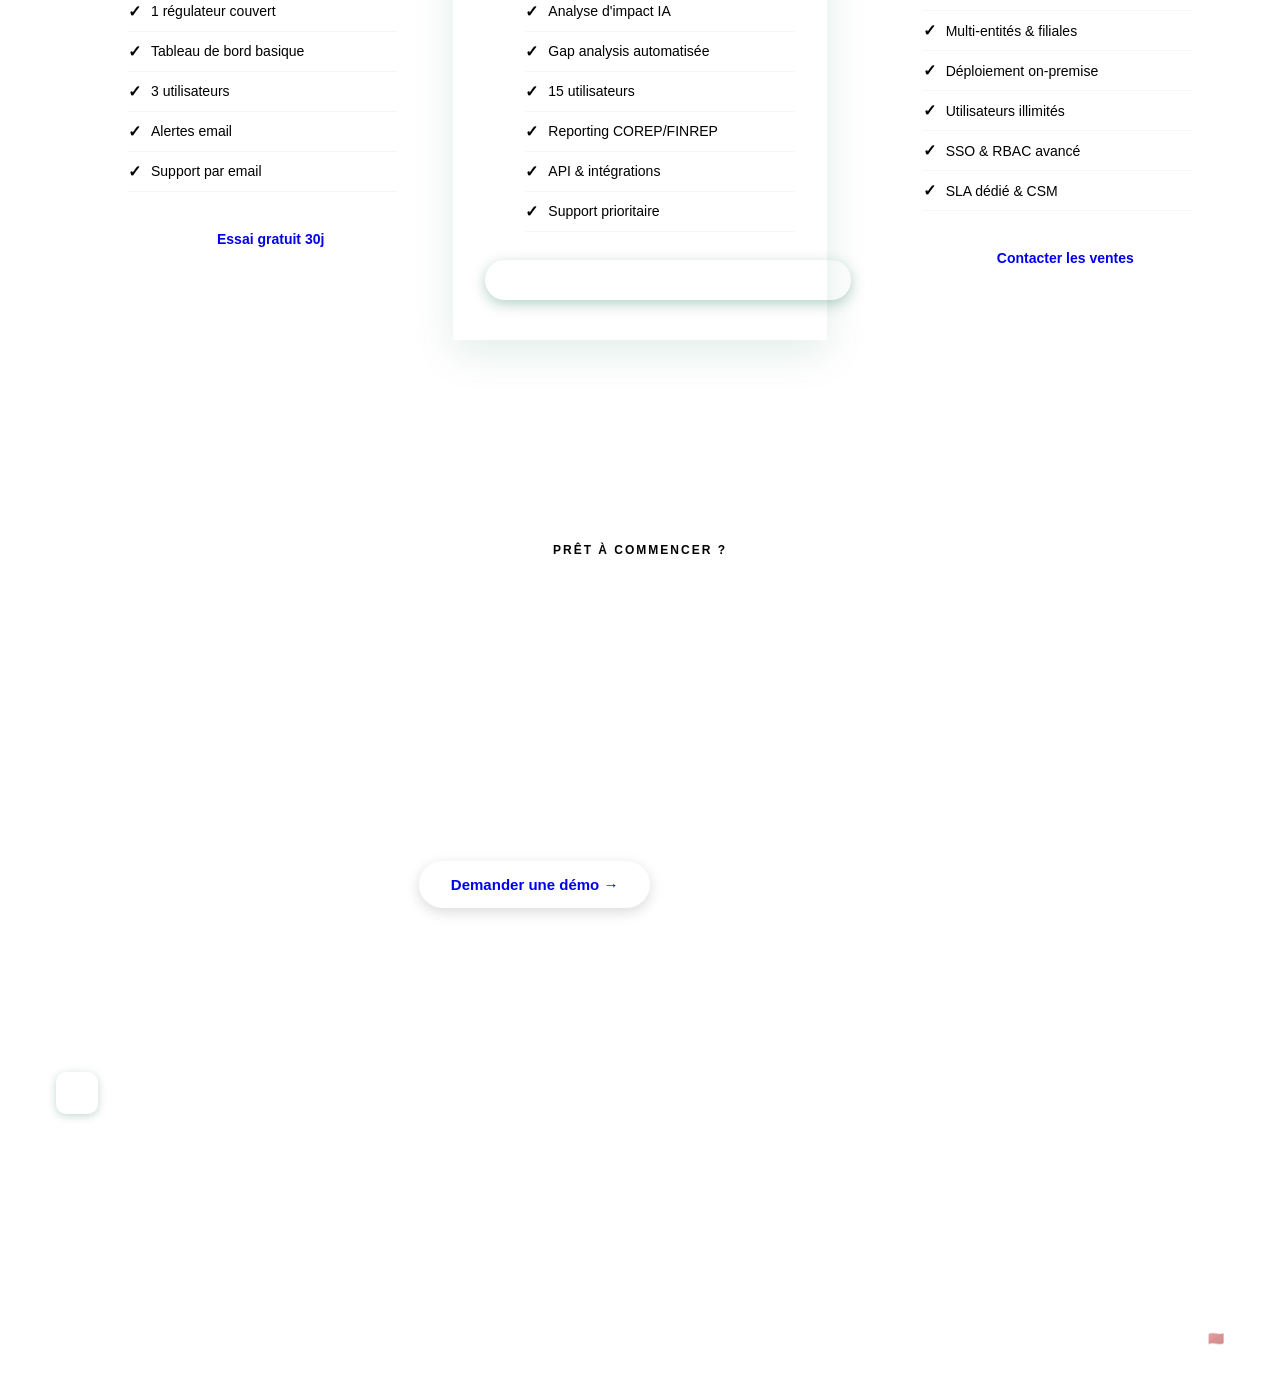
<file: regtech-maroc.html>
<!DOCTYPE html>

<html lang="fr" dir="ltr">
<head>
<meta charset="UTF-8">
<meta name="viewport" content="width=device-width, initial-scale=1.0">
<title>NidhamTech — Plateforme Réglementaire Nationale | Banque & Finance</title>
<link href="https://fonts.googleapis.com/css2?family=Plus+Jakarta+Sans:wght@300;400;500;600;700;800&family=Instrument+Serif:ital@0;1&display=swap" rel="stylesheet">
<style>
  :root {
    --emerald: #0A6847;
    --emerald-light: #0F7D57;
    --emerald-dark: #064D35;
    --gold: #C8A951;
    --gold-light: #E8CF7A;
    --gold-muted: rgba(200,169,81,0.15);
    --cream: #FAFAF5;
    --slate: #1A1A2E;
    --slate-mid: #2D2D44;
    --text: #1A1A2E;
    --text-light: #6B7280;
    --white: #FFFFFF;
    --border: rgba(10,104,71,0.1);
    --radius: 16px;
    --radius-sm: 10px;
  }

- { margin:0; padding:0; box-sizing:border-box; }

html { scroll-behavior: smooth; }

body {
font-family: ‘Plus Jakarta Sans’, -apple-system, BlinkMacSystemFont, ‘Segoe UI’, sans-serif;
background: var(–cream);
color: var(–text);
overflow-x: hidden;
-webkit-font-smoothing: antialiased;
-webkit-text-size-adjust: 100%;
}

/* ========== GEOMETRIC PATTERN (Zellige-inspired) ========== */
.zellige-bg {
position: absolute;
inset: 0;
opacity: 0.04;
background-image:
linear-gradient(30deg, var(–emerald) 12%, transparent 12.5%, transparent 87%, var(–emerald) 87.5%, var(–emerald)),
linear-gradient(150deg, var(–emerald) 12%, transparent 12.5%, transparent 87%, var(–emerald) 87.5%, var(–emerald)),
linear-gradient(30deg, var(–emerald) 12%, transparent 12.5%, transparent 87%, var(–emerald) 87.5%, var(–emerald)),
linear-gradient(150deg, var(–emerald) 12%, transparent 12.5%, transparent 87%, var(–emerald) 87.5%, var(–emerald)),
linear-gradient(60deg, rgba(200,169,81,0.3) 25%, transparent 25.5%, transparent 75%, rgba(200,169,81,0.3) 75%, rgba(200,169,81,0.3)),
linear-gradient(60deg, rgba(200,169,81,0.3) 25%, transparent 25.5%, transparent 75%, rgba(200,169,81,0.3) 75%, rgba(200,169,81,0.3));
background-size: 80px 140px;
background-position: 0 0, 0 0, 40px 70px, 40px 70px, 0 0, 40px 70px;
pointer-events: none;
}

/* ========== NAV ========== */
nav {
position: fixed;
top: 0; left: 0; right: 0;
z-index: 100;
padding: 16px 48px;
display: flex;
align-items: center;
justify-content: space-between;
background: rgba(250,250,245,0.85);
backdrop-filter: blur(20px);
border-bottom: 1px solid var(–border);
transition: all 0.3s;
}

.nav-logo {
display: flex;
align-items: center;
gap: 12px;
text-decoration: none;
color: var(–emerald);
}

.nav-logo-icon {
width: 42px; height: 42px;
background: linear-gradient(135deg, var(–emerald), var(–emerald-light));
border-radius: 10px;
display: flex;
align-items: center;
justify-content: center;
color: white;
font-weight: 800;
font-size: 18px;
box-shadow: 0 2px 8px rgba(10,104,71,0.25);
}

.nav-logo span {
font-weight: 700;
font-size: 22px;
letter-spacing: -0.5px;
}

.nav-logo em {
font-family: ‘Instrument Serif’, serif;
font-style: italic;
color: var(–gold);
}

.nav-links {
display: flex;
align-items: center;
gap: 36px;
list-style: none;
}

.nav-links a {
text-decoration: none;
color: var(–text);
font-size: 14px;
font-weight: 500;
transition: color 0.2s;
position: relative;
}

.nav-links a:hover { color: var(–emerald); }

.nav-links a::after {
content: ‘’;
position: absolute;
bottom: -4px; left: 0;
width: 0; height: 2px;
background: var(–gold);
transition: width 0.3s;
}

.nav-links a:hover::after { width: 100%; }

.btn-primary {
background: linear-gradient(135deg, var(–emerald), var(–emerald-light));
color: white;
border: none;
padding: 12px 28px;
border-radius: 50px;
font-size: 14px;
font-weight: 600;
cursor: pointer;
transition: all 0.3s;
text-decoration: none;
display: inline-flex;
align-items: center;
gap: 8px;
box-shadow: 0 4px 14px rgba(10,104,71,0.3);
}

.btn-primary:hover {
transform: translateY(-2px);
box-shadow: 0 6px 20px rgba(10,104,71,0.4);
}

.btn-outline {
background: transparent;
color: var(–emerald);
border: 2px solid var(–emerald);
padding: 11px 28px;
border-radius: 50px;
font-size: 14px;
font-weight: 600;
cursor: pointer;
transition: all 0.3s;
text-decoration: none;
display: inline-flex;
align-items: center;
gap: 8px;
}

.btn-outline:hover {
background: var(–emerald);
color: white;
transform: translateY(-2px);
}

/* ========== HERO ========== */
.hero {
position: relative;
min-height: 100vh;
display: flex;
align-items: center;
padding: 140px 48px 80px;
overflow: hidden;
}

.hero::before {
content: ‘’;
position: absolute;
top: -200px; right: -200px;
width: 700px; height: 700px;
background: radial-gradient(circle, rgba(10,104,71,0.08) 0%, transparent 70%);
border-radius: 50%;
}

.hero::after {
content: ‘’;
position: absolute;
bottom: -100px; left: -100px;
width: 500px; height: 500px;
background: radial-gradient(circle, rgba(200,169,81,0.06) 0%, transparent 70%);
border-radius: 50%;
}

.hero-content {
max-width: 1280px;
margin: 0 auto;
width: 100%;
display: grid;
grid-template-columns: 1fr 1fr;
gap: 80px;
align-items: center;
position: relative;
z-index: 2;
}

.hero-badge {
display: inline-flex;
align-items: center;
gap: 8px;
background: var(–gold-muted);
border: 1px solid rgba(200,169,81,0.3);
padding: 8px 18px;
border-radius: 50px;
font-size: 13px;
font-weight: 600;
color: var(–emerald-dark);
margin-bottom: 28px;
animation: fadeInUp 0.6s ease-out;
}

.hero-badge .dot {
width: 8px; height: 8px;
background: var(–gold);
border-radius: 50%;
animation: pulse 2s infinite;
}

@keyframes pulse {
0%, 100% { opacity: 1; transform: scale(1); }
50% { opacity: 0.5; transform: scale(1.3); }
}

.hero h1 {
font-size: 58px;
font-weight: 800;
line-height: 1.08;
letter-spacing: -2px;
color: var(–slate);
margin-bottom: 24px;
animation: fadeInUp 0.6s ease-out 0.1s both;
}

.hero h1 .accent {
font-family: ‘Instrument Serif’, serif;
font-style: italic;
font-weight: 400;
color: var(–emerald);
}

.hero h1 .gold-line {
display: inline-block;
position: relative;
}

.hero h1 .gold-line::after {
content: ‘’;
position: absolute;
bottom: 4px; left: 0; right: 0;
height: 12px;
background: var(–gold-muted);
z-index: -1;
border-radius: 4px;
}

.hero-desc {
font-size: 18px;
line-height: 1.7;
color: var(–text-light);
margin-bottom: 40px;
max-width: 520px;
animation: fadeInUp 0.6s ease-out 0.2s both;
}

.hero-actions {
display: flex;
gap: 16px;
flex-wrap: wrap;
animation: fadeInUp 0.6s ease-out 0.3s both;
}

.hero-stats {
display: flex;
gap: 40px;
margin-top: 56px;
padding-top: 32px;
border-top: 1px solid var(–border);
animation: fadeInUp 0.6s ease-out 0.4s both;
}

.hero-stat h3 {
font-size: 36px;
font-weight: 800;
color: var(–emerald);
letter-spacing: -1px;
}

.hero-stat p {
font-size: 13px;
color: var(–text-light);
margin-top: 4px;
font-weight: 500;
}

/* Hero visual */
.hero-visual {
position: relative;
animation: fadeInUp 0.8s ease-out 0.3s both;
}

.hero-card {
background: white;
border-radius: 20px;
padding: 36px;
box-shadow:
0 1px 3px rgba(0,0,0,0.04),
0 8px 30px rgba(0,0,0,0.06),
0 30px 60px rgba(10,104,71,0.08);
border: 1px solid rgba(10,104,71,0.08);
position: relative;
z-index: 2;
}

.hero-card-header {
display: flex;
justify-content: space-between;
align-items: center;
margin-bottom: 28px;
}

.hero-card-header h4 {
font-size: 15px;
font-weight: 700;
color: var(–slate);
}

.status-badge {
display: inline-flex;
align-items: center;
gap: 6px;
padding: 6px 14px;
border-radius: 50px;
font-size: 12px;
font-weight: 600;
}

.status-badge.green {
background: rgba(10,104,71,0.08);
color: var(–emerald);
}

.status-badge .dot-sm {
width: 6px; height: 6px;
background: var(–emerald);
border-radius: 50%;
}

.compliance-bars {
display: flex;
flex-direction: column;
gap: 18px;
}

.compliance-item {
display: flex;
flex-direction: column;
gap: 8px;
}

.compliance-item-header {
display: flex;
justify-content: space-between;
align-items: center;
}

.compliance-item-header span:first-child {
font-size: 13px;
font-weight: 600;
color: var(–text);
}

.compliance-item-header span:last-child {
font-size: 13px;
font-weight: 700;
color: var(–emerald);
}

.bar-track {
height: 8px;
background: var(–cream);
border-radius: 10px;
overflow: hidden;
}

.bar-fill {
height: 100%;
border-radius: 10px;
transition: width 1.5s ease-out;
background: linear-gradient(90deg, var(–emerald), var(–emerald-light));
}

.bar-fill.gold {
background: linear-gradient(90deg, var(–gold), var(–gold-light));
}

/* Floating cards */
.float-card {
position: absolute;
background: white;
border-radius: 14px;
padding: 16px 20px;
box-shadow: 0 8px 30px rgba(0,0,0,0.08);
border: 1px solid rgba(10,104,71,0.06);
z-index: 3;
animation: float 6s ease-in-out infinite;
}

.float-card.alert {
top: -20px; right: -30px;
display: flex;
align-items: center;
gap: 10px;
}

.float-card.alert .icon-circle {
width: 36px; height: 36px;
border-radius: 50%;
background: rgba(200,169,81,0.12);
display: flex;
align-items: center;
justify-content: center;
font-size: 16px;
}

.float-card.alert p { font-size: 12px; font-weight: 600; color: var(–text); }
.float-card.alert small { font-size: 11px; color: var(–text-light); }

.float-card.reg {
bottom: 40px; left: -40px;
animation-delay: 2s;
}

.float-card.reg p { font-size: 12px; font-weight: 600; color: var(–emerald); }
.float-card.reg small { font-size: 11px; color: var(–text-light); display: block; margin-top: 2px; }

@keyframes float {
0%, 100% { transform: translateY(0); }
50% { transform: translateY(-10px); }
}

@keyframes fadeInUp {
from { opacity: 0; transform: translateY(24px); }
to { opacity: 1; transform: translateY(0); }
}

/* ========== SECTION COMMON ========== */
section { padding: 100px 48px; }

.section-label {
display: inline-flex;
align-items: center;
gap: 8px;
font-size: 12px;
font-weight: 700;
text-transform: uppercase;
letter-spacing: 2px;
color: var(–emerald);
margin-bottom: 16px;
}

.section-label::before {
content: ‘’;
width: 24px; height: 2px;
background: var(–gold);
}

.section-title {
font-size: 42px;
font-weight: 800;
letter-spacing: -1.5px;
line-height: 1.15;
color: var(–slate);
margin-bottom: 20px;
}

.section-title .accent {
font-family: ‘Instrument Serif’, serif;
font-style: italic;
font-weight: 400;
color: var(–emerald);
}

.section-desc {
font-size: 17px;
line-height: 1.7;
color: var(–text-light);
max-width: 580px;
}

/* ========== REGULATORS BANNER ========== */
.regulators {
background: white;
border-top: 1px solid var(–border);
border-bottom: 1px solid var(–border);
padding: 48px;
}

.regulators-inner {
max-width: 1280px;
margin: 0 auto;
text-align: center;
}

.regulators p {
font-size: 13px;
font-weight: 600;
text-transform: uppercase;
letter-spacing: 2px;
color: var(–text-light);
margin-bottom: 36px;
}

.regulator-logos {
display: flex;
justify-content: center;
align-items: center;
gap: 56px;
flex-wrap: wrap;
}

.regulator-item {
display: flex;
flex-direction: column;
align-items: center;
gap: 10px;
opacity: 0.6;
transition: opacity 0.3s;
}

.regulator-item:hover { opacity: 1; }

.regulator-icon {
width: 56px; height: 56px;
border-radius: 14px;
display: flex;
align-items: center;
justify-content: center;
font-size: 22px;
font-weight: 800;
color: white;
}

.regulator-item span {
font-size: 12px;
font-weight: 600;
color: var(–text);
letter-spacing: 0.5px;
}

/* ========== FEATURES ========== */
.features {
position: relative;
}

.features-inner {
max-width: 1280px;
margin: 0 auto;
}

.features-header {
text-align: center;
margin-bottom: 64px;
}

.features-header .section-desc { margin: 0 auto; }

.features-grid {
display: grid;
grid-template-columns: repeat(3, 1fr);
gap: 24px;
}

.feature-card {
background: white;
border-radius: var(–radius);
padding: 36px;
border: 1px solid var(–border);
transition: all 0.4s;
position: relative;
overflow: hidden;
}

.feature-card::before {
content: ‘’;
position: absolute;
top: 0; left: 0; right: 0;
height: 3px;
background: linear-gradient(90deg, var(–emerald), var(–gold));
opacity: 0;
transition: opacity 0.3s;
}

.feature-card:hover {
transform: translateY(-4px);
box-shadow: 0 12px 40px rgba(10,104,71,0.1);
}

.feature-card:hover::before { opacity: 1; }

.feature-icon {
width: 52px; height: 52px;
border-radius: 14px;
display: flex;
align-items: center;
justify-content: center;
font-size: 24px;
margin-bottom: 20px;
background: var(–gold-muted);
}

.feature-card h3 {
font-size: 18px;
font-weight: 700;
margin-bottom: 10px;
color: var(–slate);
}

.feature-card p {
font-size: 14px;
line-height: 1.7;
color: var(–text-light);
}

.feature-tag {
display: inline-block;
margin-top: 16px;
padding: 4px 12px;
border-radius: 50px;
font-size: 11px;
font-weight: 700;
text-transform: uppercase;
letter-spacing: 1px;
background: rgba(10,104,71,0.06);
color: var(–emerald);
}

/* ========== VERTICALS ========== */
.verticals {
background: var(–slate);
position: relative;
overflow: hidden;
}

.verticals .zellige-bg { opacity: 0.03; }

.verticals-inner {
max-width: 1280px;
margin: 0 auto;
position: relative;
z-index: 2;
}

.verticals .section-label { color: var(–gold); }
.verticals .section-title { color: white; }
.verticals .section-title .accent { color: var(–gold-light); }
.verticals .section-desc { color: rgba(255,255,255,0.6); }

.verticals-grid {
display: grid;
grid-template-columns: repeat(2, 1fr);
gap: 24px;
margin-top: 56px;
}

.vertical-card {
background: rgba(255,255,255,0.04);
border: 1px solid rgba(255,255,255,0.08);
border-radius: var(–radius);
padding: 36px;
transition: all 0.4s;
backdrop-filter: blur(10px);
}

.vertical-card:hover {
background: rgba(255,255,255,0.08);
border-color: var(–gold);
transform: translateY(-4px);
}

.vertical-card .v-icon {
font-size: 32px;
margin-bottom: 16px;
display: block;
}

.vertical-card h3 {
font-size: 20px;
font-weight: 700;
color: white;
margin-bottom: 10px;
}

.vertical-card p {
font-size: 14px;
line-height: 1.7;
color: rgba(255,255,255,0.55);
}

.vertical-card ul {
list-style: none;
margin-top: 16px;
display: flex;
flex-wrap: wrap;
gap: 8px;
}

.vertical-card ul li {
padding: 5px 14px;
border-radius: 50px;
font-size: 12px;
font-weight: 600;
background: rgba(200,169,81,0.12);
color: var(–gold-light);
border: 1px solid rgba(200,169,81,0.2);
}

/* ========== WORKFLOW ========== */
.workflow-inner {
max-width: 1280px;
margin: 0 auto;
}

.workflow-header {
text-align: center;
margin-bottom: 64px;
}

.workflow-header .section-desc { margin: 0 auto; }

.steps {
display: grid;
grid-template-columns: repeat(4, 1fr);
gap: 32px;
position: relative;
}

.steps::before {
content: ‘’;
position: absolute;
top: 40px;
left: 12%;
right: 12%;
height: 2px;
background: linear-gradient(90deg, var(–emerald), var(–gold), var(–emerald));
opacity: 0.2;
}

.step {
text-align: center;
position: relative;
}

.step-num {
width: 64px; height: 64px;
border-radius: 50%;
display: flex;
align-items: center;
justify-content: center;
font-size: 24px;
font-weight: 800;
margin: 0 auto 20px;
background: white;
color: var(–emerald);
border: 3px solid var(–emerald);
box-shadow: 0 4px 14px rgba(10,104,71,0.15);
position: relative;
z-index: 2;
transition: all 0.3s;
}

.step:hover .step-num {
background: var(–emerald);
color: white;
transform: scale(1.1);
}

.step h3 {
font-size: 16px;
font-weight: 700;
margin-bottom: 8px;
color: var(–slate);
}

.step p {
font-size: 13px;
line-height: 1.6;
color: var(–text-light);
}

/* ========== PRICING ========== */
.pricing { background: white; }

.pricing-inner {
max-width: 1280px;
margin: 0 auto;
}

.pricing-header {
text-align: center;
margin-bottom: 56px;
}

.pricing-header .section-desc { margin: 0 auto; }

.pricing-grid {
display: grid;
grid-template-columns: repeat(3, 1fr);
gap: 24px;
align-items: start;
}

.pricing-card {
border: 1px solid var(–border);
border-radius: var(–radius);
padding: 40px 32px;
position: relative;
transition: all 0.3s;
background: var(–cream);
}

.pricing-card:hover {
transform: translateY(-4px);
box-shadow: 0 12px 40px rgba(10,104,71,0.1);
}

.pricing-card.featured {
border-color: var(–emerald);
background: white;
box-shadow: 0 12px 40px rgba(10,104,71,0.12);
transform: scale(1.04);
}

.pricing-card.featured:hover {
transform: scale(1.04) translateY(-4px);
}

.pricing-popular {
position: absolute;
top: -12px; left: 50%;
transform: translateX(-50%);
background: linear-gradient(135deg, var(–gold), var(–gold-light));
color: var(–slate);
font-size: 11px;
font-weight: 700;
text-transform: uppercase;
letter-spacing: 1.5px;
padding: 6px 20px;
border-radius: 50px;
white-space: nowrap;
}

.pricing-card h3 {
font-size: 20px;
font-weight: 700;
margin-bottom: 8px;
color: var(–slate);
}

.pricing-card .price {
font-size: 42px;
font-weight: 800;
color: var(–emerald);
letter-spacing: -2px;
margin: 16px 0;
}

.pricing-card .price span {
font-size: 16px;
font-weight: 500;
color: var(–text-light);
letter-spacing: 0;
}

.pricing-card .price-desc {
font-size: 13px;
color: var(–text-light);
margin-bottom: 28px;
line-height: 1.5;
}

.pricing-card ul {
list-style: none;
margin-bottom: 28px;
}

.pricing-card ul li {
padding: 10px 0;
font-size: 14px;
color: var(–text);
display: flex;
align-items: center;
gap: 10px;
border-bottom: 1px solid rgba(10,104,71,0.05);
}

.pricing-card ul li .check {
color: var(–emerald);
font-weight: 700;
font-size: 16px;
}

.pricing-card .btn-primary,
.pricing-card .btn-outline { width: 100%; justify-content: center; }

/* ========== CTA ========== */
.cta {
position: relative;
overflow: hidden;
background: linear-gradient(135deg, var(–emerald-dark), var(–emerald), var(–emerald-light));
text-align: center;
}

.cta .zellige-bg { opacity: 0.06; }

.cta-inner {
position: relative;
z-index: 2;
max-width: 720px;
margin: 0 auto;
}

.cta .section-label { color: var(–gold-light); }
.cta .section-label::before { background: var(–gold); }

.cta h2 {
font-size: 46px;
font-weight: 800;
color: white;
letter-spacing: -1.5px;
line-height: 1.15;
margin-bottom: 20px;
}

.cta h2 .accent {
font-family: ‘Instrument Serif’, serif;
font-style: italic;
font-weight: 400;
color: var(–gold-light);
}

.cta p {
font-size: 17px;
color: rgba(255,255,255,0.75);
line-height: 1.7;
margin-bottom: 36px;
}

.cta-actions {
display: flex;
justify-content: center;
gap: 16px;
}

.btn-white {
background: white;
color: var(–emerald);
border: none;
padding: 14px 32px;
border-radius: 50px;
font-size: 15px;
font-weight: 700;
cursor: pointer;
transition: all 0.3s;
text-decoration: none;
display: inline-flex;
align-items: center;
gap: 8px;
box-shadow: 0 4px 14px rgba(0,0,0,0.15);
}

.btn-white:hover {
transform: translateY(-2px);
box-shadow: 0 8px 24px rgba(0,0,0,0.2);
}

.btn-ghost {
background: transparent;
color: white;
border: 2px solid rgba(255,255,255,0.4);
padding: 13px 32px;
border-radius: 50px;
font-size: 15px;
font-weight: 600;
cursor: pointer;
transition: all 0.3s;
text-decoration: none;
}

.btn-ghost:hover {
border-color: white;
background: rgba(255,255,255,0.1);
}

/* ========== FOOTER ========== */
footer {
background: var(–slate);
padding: 64px 48px 32px;
color: rgba(255,255,255,0.5);
}

.footer-inner {
max-width: 1280px;
margin: 0 auto;
}

.footer-top {
display: grid;
grid-template-columns: 2fr 1fr 1fr 1fr;
gap: 48px;
padding-bottom: 48px;
border-bottom: 1px solid rgba(255,255,255,0.08);
}

.footer-brand .nav-logo { margin-bottom: 16px; }
.footer-brand .nav-logo span { color: white; }
.footer-brand p { font-size: 14px; line-height: 1.7; max-width: 320px; }

.footer-col h4 {
font-size: 13px;
font-weight: 700;
text-transform: uppercase;
letter-spacing: 1.5px;
color: rgba(255,255,255,0.8);
margin-bottom: 20px;
}

.footer-col a {
display: block;
font-size: 14px;
color: rgba(255,255,255,0.5);
text-decoration: none;
padding: 5px 0;
transition: color 0.2s;
}

.footer-col a:hover { color: var(–gold-light); }

.footer-bottom {
display: flex;
justify-content: space-between;
align-items: center;
padding-top: 28px;
font-size: 13px;
}

/* ========== MOBILE NAV BURGER ========== */
.nav-burger {
display: none;
flex-direction: column;
gap: 5px;
background: none;
border: none;
cursor: pointer;
padding: 8px;
z-index: 101;
}

.nav-burger span {
display: block;
width: 24px;
height: 2.5px;
background: var(–emerald);
border-radius: 2px;
transition: all 0.3s;
}

.nav-burger.active span:nth-child(1) { transform: rotate(45deg) translate(5px, 5px); }
.nav-burger.active span:nth-child(2) { opacity: 0; }
.nav-burger.active span:nth-child(3) { transform: rotate(-45deg) translate(5px, -5px); }

/* ========== RESPONSIVE ========== */
@media (max-width: 1024px) {
.hero-content { grid-template-columns: 1fr; gap: 48px; }
.hero h1 { font-size: 44px; }
.features-grid { grid-template-columns: repeat(2, 1fr); }
.pricing-grid { grid-template-columns: 1fr; max-width: 480px; margin: 0 auto; }
.pricing-card.featured { transform: none; }
.footer-top { grid-template-columns: 1fr 1fr; }
.steps { grid-template-columns: repeat(2, 1fr); }
.steps::before { display: none; }
}

@media (max-width: 768px) {
/* Nav */
nav { padding: 12px 16px; }
.nav-links {
display: none;
position: fixed;
top: 0; left: 0; right: 0; bottom: 0;
background: rgba(250,250,245,0.98);
backdrop-filter: blur(20px);
flex-direction: column;
align-items: center;
justify-content: center;
gap: 24px;
z-index: 100;
}
.nav-links.open { display: flex; }
.nav-links a { font-size: 18px; }
.nav-burger { display: flex; }
.nav-logo-icon { width: 36px; height: 36px; font-size: 15px; }
.nav-logo span { font-size: 18px; }

```
/* Sections global */
section { padding: 56px 16px; }
.section-title { font-size: 28px; letter-spacing: -0.5px; line-height: 1.2; }
.section-desc { font-size: 15px; }
.section-label { font-size: 11px; letter-spacing: 1.5px; }

/* Hero */
.hero { padding: 100px 16px 48px; min-height: auto; }
.hero h1 { font-size: 32px; letter-spacing: -1px; line-height: 1.15; }
.hero-badge { font-size: 12px; padding: 6px 14px; margin-bottom: 20px; }
.hero-desc { font-size: 15px; line-height: 1.6; margin-bottom: 28px; }
.hero-actions { flex-direction: column; gap: 12px; }
.hero-actions .btn-primary,
.hero-actions .btn-outline { width: 100%; justify-content: center; text-align: center; }
.hero-stats { flex-direction: column; gap: 16px; margin-top: 36px; padding-top: 24px; }
.hero-stat { display: flex; align-items: baseline; gap: 10px; }
.hero-stat h3 { font-size: 28px; }
.hero-stat p { font-size: 13px; }

/* Hero visual - contain floating cards */
.hero-visual { position: relative; margin-top: 12px; }
.hero-card { padding: 24px; border-radius: 16px; }
.hero-card-header h4 { font-size: 13px; }
.compliance-item-header span:first-child { font-size: 12px; }
.compliance-item-header span:last-child { font-size: 12px; }
.float-card.alert {
  position: relative;
  top: auto; right: auto;
  margin-top: 12px;
  display: inline-flex;
}
.float-card.reg {
  position: relative;
  bottom: auto; left: auto;
  margin-top: 8px;
  animation-delay: 0s;
}
.float-card {
  animation: none;
}

/* Regulators */
.regulators { padding: 36px 16px; }
.regulators p { font-size: 11px; margin-bottom: 24px; }
.regulator-logos { gap: 20px; justify-content: center; }
.regulator-icon { width: 48px; height: 48px; font-size: 16px; font-weight: 800; border-radius: 12px; }
.regulator-item span { font-size: 10px; }

/* Features */
.features-grid { grid-template-columns: 1fr; gap: 16px; }
.feature-card { padding: 24px; }
.feature-icon { width: 44px; height: 44px; font-size: 20px; margin-bottom: 14px; }
.feature-card h3 { font-size: 16px; }
.feature-card p { font-size: 13px; }

/* Verticals */
.verticals-grid { grid-template-columns: 1fr; gap: 16px; margin-top: 36px; }
.vertical-card { padding: 24px; }
.vertical-card .v-icon { font-size: 28px; margin-bottom: 12px; }
.vertical-card h3 { font-size: 17px; }
.vertical-card p { font-size: 13px; }
.vertical-card ul { gap: 6px; }
.vertical-card ul li { font-size: 11px; padding: 4px 10px; }

/* Workflow */
.steps { grid-template-columns: 1fr; gap: 24px; }
.steps::before { display: none; }
.step-num { width: 52px; height: 52px; font-size: 20px; }
.step h3 { font-size: 15px; }
.step p { font-size: 12px; }

/* Pricing */
.pricing-grid { grid-template-columns: 1fr; max-width: 100%; gap: 20px; }
.pricing-card { padding: 28px 24px; }
.pricing-card.featured { transform: none; box-shadow: 0 8px 30px rgba(10,104,71,0.12); }
.pricing-card.featured:hover { transform: none; }
.pricing-card .price { font-size: 34px; }
.pricing-popular { font-size: 10px; padding: 5px 16px; }

/* CTA */
.cta h2 { font-size: 26px; letter-spacing: -0.5px; }
.cta p { font-size: 14px; }
.cta-actions { flex-direction: column; align-items: stretch; }
.btn-white, .btn-ghost { text-align: center; justify-content: center; width: 100%; }

/* Footer */
footer { padding: 48px 16px 24px; }
.footer-top { grid-template-columns: 1fr; gap: 32px; }
.footer-brand p { max-width: 100%; }
.footer-bottom { flex-direction: column; gap: 8px; text-align: center; font-size: 12px; }
```

}

/* Extra small screens */
@media (max-width: 380px) {
.hero h1 { font-size: 26px; }
.section-title { font-size: 24px; }
.pricing-card .price { font-size: 28px; }
.cta h2 { font-size: 22px; }
.hero-stat h3 { font-size: 24px; }
}
</style>

</head>
<body>

<!-- ========== NAV ========== -->

<nav>
  <a href="#" class="nav-logo">
    <div class="nav-logo-icon">N</div>
    <span>Nidham<em>Tech</em></span>
  </a>
  <ul class="nav-links" id="navLinks">
    <li><a href="#features">Plateforme</a></li>
    <li><a href="#verticals">Verticales</a></li>
    <li><a href="#workflow">Comment ça marche</a></li>
    <li><a href="#pricing">Tarifs</a></li>
    <li><a href="#cta" class="btn-primary">Demander une démo →</a></li>
  </ul>
  <button class="nav-burger" id="navBurger" aria-label="Menu">
    <span></span><span></span><span></span>
  </button>
</nav>

<!-- ========== HERO ========== -->

<section class="hero">
  <div class="zellige-bg"></div>
  <div class="hero-content">
    <div>
      <div class="hero-badge">
        <span class="dot"></span>
        Première plateforme RegTech du Maroc
      </div>
      <h1>
        La <span class="accent">conformité</span><br>
        réglementaire,<br>
        <span class="gold-line">simplifiée.</span>
      </h1>
      <p class="hero-desc">
        NidhamTech centralise la veille réglementaire, l'analyse d'impact et le suivi de conformité pour les institutions financières marocaines. Une seule plateforme pour Bank Al-Maghrib, l'AMMC et l'ACAPS.
      </p>
      <div class="hero-actions">
        <a href="#cta" class="btn-primary">Commencer gratuitement →</a>
        <a href="#workflow" class="btn-outline">Voir la démo</a>
      </div>
      <div class="hero-stats">
        <div class="hero-stat">
          <h3>1 200+</h3>
          <p>Textes réglementaires indexés</p>
        </div>
        <div class="hero-stat">
          <h3>98%</h3>
          <p>Taux de couverture BAM</p>
        </div>
        <div class="hero-stat">
          <h3>4h→15min</h3>
          <p>Temps de veille réduit</p>
        </div>
      </div>
    </div>
    <div class="hero-visual">
      <div class="hero-card">
        <div class="hero-card-header">
          <h4>Tableau de conformité — Q1 2026</h4>
          <span class="status-badge green"><span class="dot-sm"></span> Conforme</span>
        </div>
        <div class="compliance-bars">
          <div class="compliance-item">
            <div class="compliance-item-header">
              <span>Circulaires BAM</span>
              <span>96%</span>
            </div>
            <div class="bar-track"><div class="bar-fill" style="width:96%"></div></div>
          </div>
          <div class="compliance-item">
            <div class="compliance-item-header">
              <span>Réglementation AMMC</span>
              <span>91%</span>
            </div>
            <div class="bar-track"><div class="bar-fill" style="width:91%"></div></div>
          </div>
          <div class="compliance-item">
            <div class="compliance-item-header">
              <span>Normes ACAPS</span>
              <span>88%</span>
            </div>
            <div class="bar-track"><div class="bar-fill gold" style="width:88%"></div></div>
          </div>
          <div class="compliance-item">
            <div class="compliance-item-header">
              <span>Loi 09-08 (Protection données)</span>
              <span>94%</span>
            </div>
            <div class="bar-track"><div class="bar-fill" style="width:94%"></div></div>
          </div>
          <div class="compliance-item">
            <div class="compliance-item-header">
              <span>Lutte Anti-Blanchiment</span>
              <span>97%</span>
            </div>
            <div class="bar-track"><div class="bar-fill" style="width:97%"></div></div>
          </div>
        </div>
      </div>
      <div class="float-card alert">
        <div class="icon-circle">⚡</div>
        <div>
          <p>Nouvelle circulaire BAM</p>
          <small>Publiée il y a 2 heures</small>
        </div>
      </div>
      <div class="float-card reg">
        <p>✓ Gap analysis terminée</p>
        <small>Ratio de solvabilité — Bâle III</small>
      </div>
    </div>
  </div>
</section>

<!-- ========== REGULATORS ========== -->

<section class="regulators">
  <div class="regulators-inner">
    <p>Couverture réglementaire complète des autorités marocaines</p>
    <div class="regulator-logos">
      <div class="regulator-item">
        <div class="regulator-icon" style="background: linear-gradient(135deg, #064D35, #0A6847);">BAM</div>
        <span>Bank Al-Maghrib</span>
      </div>
      <div class="regulator-item">
        <div class="regulator-icon" style="background: linear-gradient(135deg, #1A3A5C, #2A5A8C);">AMMC</div>
        <span>Autorité des Marchés</span>
      </div>
      <div class="regulator-item">
        <div class="regulator-icon" style="background: linear-gradient(135deg, #8B4513, #B8860B);">ACAPS</div>
        <span>Contrôle Assurances</span>
      </div>
      <div class="regulator-item">
        <div class="regulator-icon" style="background: linear-gradient(135deg, #4A154B, #7C3AED);">ANRT</div>
        <span>Régulation Télécom</span>
      </div>
      <div class="regulator-item">
        <div class="regulator-icon" style="background: linear-gradient(135deg, #1A1A2E, #2D2D44);">CNDP</div>
        <span>Protection des Données</span>
      </div>
      <div class="regulator-item">
        <div class="regulator-icon" style="background: linear-gradient(135deg, #C8A951, #E8CF7A); color: #1A1A2E;">SGG</div>
        <span>Bulletin Officiel</span>
      </div>
    </div>
  </div>
</section>

<!-- ========== FEATURES ========== -->

<section class="features" id="features">
  <div class="zellige-bg"></div>
  <div class="features-inner">
    <div class="features-header">
      <div class="section-label">Plateforme</div>
      <h2 class="section-title">Tout ce dont votre équipe <span class="accent">compliance</span> a besoin</h2>
      <p class="section-desc">Une suite complète d'outils conçus spécifiquement pour le cadre réglementaire marocain et les standards internationaux Bâle III / IFRS.</p>
    </div>
    <div class="features-grid">
      <div class="feature-card">
        <div class="feature-icon">📡</div>
        <h3>Veille réglementaire automatisée</h3>
        <p>Collecte et indexation en temps réel de toutes les publications du Bulletin Officiel, circulaires BAM, avis AMMC et directives ACAPS.</p>
        <span class="feature-tag">Temps réel</span>
      </div>
      <div class="feature-card">
        <div class="feature-icon">🔍</div>
        <h3>Analyse d'impact & Gap Analysis</h3>
        <p>Évaluation automatique de l'impact de chaque nouveau texte sur vos processus internes avec cartographie des écarts de conformité.</p>
        <span class="feature-tag">IA intégrée</span>
      </div>
      <div class="feature-card">
        <div class="feature-icon">📊</div>
        <h3>Tableau de bord conformité</h3>
        <p>Vision consolidée en temps réel de votre niveau de conformité par régulateur, par entité et par domaine réglementaire.</p>
        <span class="feature-tag">Reporting</span>
      </div>
      <div class="feature-card">
        <div class="feature-icon">⚙️</div>
        <h3>Workflow de mise en conformité</h3>
        <p>Plans d'action automatisés, assignation de tâches aux équipes métier, suivi des échéances et escalade automatique.</p>
        <span class="feature-tag">Automatisation</span>
      </div>
      <div class="feature-card">
        <div class="feature-icon">📋</div>
        <h3>Génération de rapports réglementaires</h3>
        <p>Production automatisée des reportings BAM (COREP, FINREP), états AMMC et déclarations de conformité au format requis.</p>
        <span class="feature-tag">Export natif</span>
      </div>
      <div class="feature-card">
        <div class="feature-icon">🔒</div>
        <h3>Audit Trail & Gouvernance</h3>
        <p>Traçabilité complète des actions, piste d'audit pour les contrôles internes et préparation des inspections des régulateurs.</p>
        <span class="feature-tag">Sécurité</span>
      </div>
    </div>
  </div>
</section>

<!-- ========== VERTICALS ========== -->

<section class="verticals" id="verticals">
  <div class="zellige-bg"></div>
  <div class="verticals-inner">
    <div class="section-label">Verticales sectorielles</div>
    <h2 class="section-title">Spécialisé <span class="accent">banque & finance</span>,<br>extensible à tout secteur régulé</h2>
    <p class="section-desc">Notre expertise sectorielle approfondie couvre l'ensemble de l'écosystème financier marocain.</p>
    <div class="verticals-grid">
      <div class="vertical-card">
        <span class="v-icon">🏦</span>
        <h3>Banques & Établissements de crédit</h3>
        <p>Conformité aux circulaires BAM, ratios prudentiels Bâle III, gouvernance des risques, KYC/AML et reporting COREP/FINREP.</p>
        <ul>
          <li>Bâle III</li>
          <li>ICAAP/ILAAP</li>
          <li>LCR/NSFR</li>
          <li>KYC/AML</li>
        </ul>
      </div>
      <div class="vertical-card">
        <span class="v-icon">📈</span>
        <h3>Sociétés de gestion & Marché des capitaux</h3>
        <p>Réglementation AMMC, conformité des OPCVM, obligations de transparence et reporting des sociétés de bourse.</p>
        <ul>
          <li>OPCVM</li>
          <li>AMMC</li>
          <li>Transparence</li>
          <li>MiFID-like</li>
        </ul>
      </div>
      <div class="vertical-card">
        <span class="v-icon">🛡️</span>
        <h3>Assurances & Mutuelles</h3>
        <p>Cadre ACAPS, solvabilité, provisions techniques, gouvernance actuarielle et protection du consommateur.</p>
        <ul>
          <li>Solvabilité</li>
          <li>ACAPS</li>
          <li>Provisions</li>
          <li>Actuariat</li>
        </ul>
      </div>
      <div class="vertical-card">
        <span class="v-icon">💳</span>
        <h3>Fintech & Paiements</h3>
        <p>Agrément BAM, cadre des établissements de paiement, open banking, protection des données et interopérabilité.</p>
        <ul>
          <li>Loi 103-12</li>
          <li>E-paiement</li>
          <li>Loi 09-08</li>
          <li>Open Banking</li>
        </ul>
      </div>
    </div>
  </div>
</section>

<!-- ========== WORKFLOW ========== -->

<section class="workflow" id="workflow">
  <div class="workflow-inner">
    <div class="workflow-header">
      <div class="section-label">Comment ça marche</div>
      <h2 class="section-title">De la publication à la <span class="accent">conformité</span> en 4 étapes</h2>
      <p class="section-desc">Un processus entièrement automatisé pour ne plus jamais manquer une obligation réglementaire.</p>
    </div>
    <div class="steps">
      <div class="step">
        <div class="step-num">1</div>
        <h3>Collecte</h3>
        <p>Scraping intelligent des sources officielles : Bulletin Officiel, sites BAM, AMMC, ACAPS et autres régulateurs.</p>
      </div>
      <div class="step">
        <div class="step-num">2</div>
        <h3>Analyse IA</h3>
        <p>Classification automatique, extraction des obligations, identification des entités et délais de mise en conformité.</p>
      </div>
      <div class="step">
        <div class="step-num">3</div>
        <h3>Mapping</h3>
        <p>Cartographie des impacts sur vos processus, gap analysis et génération du plan d'action personnalisé.</p>
      </div>
      <div class="step">
        <div class="step-num">4</div>
        <h3>Suivi & Reporting</h3>
        <p>Tableau de bord en temps réel, alertes d'échéance, rapports pour la direction et préparation aux inspections.</p>
      </div>
    </div>
  </div>
</section>

<!-- ========== PRICING ========== -->

<section class="pricing" id="pricing">
  <div class="pricing-inner">
    <div class="pricing-header">
      <div class="section-label">Tarifs</div>
      <h2 class="section-title">Un plan adapté à votre <span class="accent">taille</span></h2>
      <p class="section-desc">Tarification transparente, sans engagement. Commencez avec un essai gratuit de 30 jours.</p>
    </div>
    <div class="pricing-grid">
      <div class="pricing-card">
        <h3>Starter</h3>
        <div class="price">4 900 <span>MAD/mois</span></div>
        <p class="price-desc">Pour les fintech et petits établissements de paiement.</p>
        <ul>
          <li><span class="check">✓</span> Veille réglementaire BAM</li>
          <li><span class="check">✓</span> 1 régulateur couvert</li>
          <li><span class="check">✓</span> Tableau de bord basique</li>
          <li><span class="check">✓</span> 3 utilisateurs</li>
          <li><span class="check">✓</span> Alertes email</li>
          <li><span class="check">✓</span> Support par email</li>
        </ul>
        <a href="#" class="btn-outline">Essai gratuit 30j</a>
      </div>
      <div class="pricing-card featured">
        <div class="pricing-popular">Le plus populaire</div>
        <h3>Business</h3>
        <div class="price">14 900 <span>MAD/mois</span></div>
        <p class="price-desc">Pour les banques régionales et sociétés de gestion.</p>
        <ul>
          <li><span class="check">✓</span> Veille multi-régulateurs</li>
          <li><span class="check">✓</span> Analyse d'impact IA</li>
          <li><span class="check">✓</span> Gap analysis automatisée</li>
          <li><span class="check">✓</span> 15 utilisateurs</li>
          <li><span class="check">✓</span> Reporting COREP/FINREP</li>
          <li><span class="check">✓</span> API & intégrations</li>
          <li><span class="check">✓</span> Support prioritaire</li>
        </ul>
        <a href="#" class="btn-primary">Commencer maintenant →</a>
      </div>
      <div class="pricing-card">
        <h3>Enterprise</h3>
        <div class="price">Sur mesure</div>
        <p class="price-desc">Pour les grands groupes bancaires et conglomérats financiers.</p>
        <ul>
          <li><span class="check">✓</span> Tout le plan Business</li>
          <li><span class="check">✓</span> Multi-entités & filiales</li>
          <li><span class="check">✓</span> Déploiement on-premise</li>
          <li><span class="check">✓</span> Utilisateurs illimités</li>
          <li><span class="check">✓</span> SSO & RBAC avancé</li>
          <li><span class="check">✓</span> SLA dédié & CSM</li>
        </ul>
        <a href="#" class="btn-outline">Contacter les ventes</a>
      </div>
    </div>
  </div>
</section>

<!-- ========== CTA ========== -->

<section class="cta" id="cta">
  <div class="zellige-bg"></div>
  <div class="cta-inner">
    <div class="section-label">Prêt à commencer ?</div>
    <h2>La conformité ne devrait pas être un <span class="accent">frein</span> à votre croissance</h2>
    <p>Rejoignez les institutions financières marocaines qui font confiance à NidhamTech pour automatiser leur conformité réglementaire. Demandez votre démo personnalisée dès aujourd'hui.</p>
    <div class="cta-actions">
      <a href="#" class="btn-white">Demander une démo →</a>
      <a href="#" class="btn-ghost">Parler à un expert</a>
    </div>
  </div>
</section>

<!-- ========== FOOTER ========== -->

<footer>
  <div class="footer-inner">
    <div class="footer-top">
      <div class="footer-brand">
        <a href="#" class="nav-logo">
          <div class="nav-logo-icon">N</div>
          <span>Nidham<em>Tech</em></span>
        </a>
        <p>La première plateforme RegTech marocaine dédiée à la conformité réglementaire du secteur financier. Basée à Casablanca Finance City.</p>
      </div>
      <div class="footer-col">
        <h4>Plateforme</h4>
        <a href="#">Veille réglementaire</a>
        <a href="#">Analyse d'impact</a>
        <a href="#">Gap Analysis</a>
        <a href="#">Reporting</a>
        <a href="#">Intégrations</a>
      </div>
      <div class="footer-col">
        <h4>Secteurs</h4>
        <a href="#">Banques</a>
        <a href="#">Marchés de capitaux</a>
        <a href="#">Assurances</a>
        <a href="#">Fintech</a>
        <a href="#">Microfinance</a>
      </div>
      <div class="footer-col">
        <h4>Entreprise</h4>
        <a href="#">À propos</a>
        <a href="#">Carrières</a>
        <a href="#">Blog</a>
        <a href="#">Contact</a>
        <a href="#">Mentions légales</a>
      </div>
    </div>
    <div class="footer-bottom">
      <span>© 2026 NidhamTech. Tous droits réservés.</span>
      <span>Casablanca Finance City, Maroc 🇲🇦</span>
    </div>
  </div>
</footer>

<script>
  // Animate bars on scroll
  const barObserver = new IntersectionObserver((entries) => {
    entries.forEach(e => {
      if (e.isIntersecting) {
        e.target.querySelectorAll('.bar-fill').forEach(bar => {
          const w = bar.getAttribute('data-width') || bar.style.width;
          bar.setAttribute('data-width', w);
          bar.style.width = '0';
          requestAnimationFrame(() => {
            requestAnimationFrame(() => {
              bar.style.width = w;
            });
          });
        });
        barObserver.unobserve(e.target);
      }
    });
  }, { threshold: 0.2 });

  document.querySelectorAll('.hero-card, .compliance-bars').forEach(el => barObserver.observe(el));

  // Fade-in on scroll — with mobile safety
  const isMobile = window.innerWidth <= 768;
  const fadeThreshold = isMobile ? 0.05 : 0.1;

  const fadeObserver = new IntersectionObserver((entries) => {
    entries.forEach(e => {
      if (e.isIntersecting) {
        e.target.style.opacity = '1';
        e.target.style.transform = 'translateY(0)';
        fadeObserver.unobserve(e.target);
      }
    });
  }, { threshold: fadeThreshold, rootMargin: '0px 0px 50px 0px' });

  document.querySelectorAll('.feature-card, .vertical-card, .step, .pricing-card').forEach(el => {
    el.style.opacity = '0';
    el.style.transform = 'translateY(20px)';
    el.style.transition = 'opacity 0.5s ease-out, transform 0.5s ease-out';
    fadeObserver.observe(el);
  });

  // Safety: if elements are still hidden after 2 seconds, force show them (mobile fallback)
  setTimeout(() => {
    document.querySelectorAll('.feature-card, .vertical-card, .step, .pricing-card').forEach(el => {
      if (el.style.opacity === '0') {
        el.style.opacity = '1';
        el.style.transform = 'translateY(0)';
      }
    });
  }, 2500);

  // Nav shadow on scroll
  window.addEventListener('scroll', () => {
    const nav = document.querySelector('nav');
    if (window.scrollY > 50) {
      nav.style.boxShadow = '0 4px 20px rgba(0,0,0,0.06)';
    } else {
      nav.style.boxShadow = 'none';
    }
  }, { passive: true });

  // Mobile burger menu
  const burger = document.getElementById('navBurger');
  const navLinks = document.getElementById('navLinks');
  if (burger && navLinks) {
    burger.addEventListener('click', () => {
      burger.classList.toggle('active');
      navLinks.classList.toggle('open');
    });
    navLinks.querySelectorAll('a').forEach(link => {
      link.addEventListener('click', () => {
        burger.classList.remove('active');
        navLinks.classList.remove('open');
      });
    });
  }
</script>

</body>
</html>
</file>
<file: style.css>
:root {
  --primary: #2C2F44;
  --primary-hover: #1F2233;
  --secondary: #D0D2DE;
  --white: #FFFFFF;
  --bg: #FFFFFF;
  --card-border: #E5E6EF;
  --text: #1F1F1F;
  --text-sec: #6B6F80;
}

*, *::before, *::after { margin: 0; padding: 0; box-sizing: border-box; }
html { scroll-behavior: smooth; }
::selection { background: rgba(44,47,68,0.12); }
body { font-family: 'Open Sans', sans-serif; color: var(--text); background: var(--bg); }
h1, h2, h3, h4 { font-family: 'Montserrat', sans-serif; }

/* Fade animation */
.fade-in {
  opacity: 0;
  transform: translateY(20px);
  transition: opacity 0.55s cubic-bezier(0.16,1,0.3,1), transform 0.55s cubic-bezier(0.16,1,0.3,1);
}
.fade-in.visible { opacity: 1; transform: translateY(0); }

/* Buttons */
.btn-p {
  background: var(--primary); color: var(--white); border: none;
  padding: 13px 30px; border-radius: 6px; font-size: 15px; font-weight: 600;
  cursor: pointer; font-family: 'Montserrat', sans-serif;
  transition: all 0.25s; display: inline-flex; align-items: center; gap: 8px;
  text-decoration: none;
}
.btn-p:hover { background: var(--primary-hover); }

.btn-s {
  background: transparent; color: var(--primary);
  border: 1px solid var(--primary); padding: 12px 30px; border-radius: 6px;
  font-size: 15px; font-weight: 600; cursor: pointer;
  font-family: 'Montserrat', sans-serif; transition: all 0.25s;
  text-decoration: none;
}
.btn-s:hover { background: var(--primary); color: var(--white); }

/* Cards */
.card {
  background: var(--white); border: 1px solid var(--card-border);
  border-radius: 10px; box-shadow: 0px 6px 20px rgba(0,0,0,0.05);
  transition: all 0.3s ease;
}
.card:hover { transform: translateY(-5px); box-shadow: 0 12px 32px rgba(0,0,0,0.08); }

/* Navigation */
.nav {
  position: fixed; top: 0; left: 0; right: 0; z-index: 100;
  transition: all 0.35s; padding: 16px 0;
}
.nav.scrolled {
  background: rgba(44,47,68,0.94); backdrop-filter: blur(12px); padding: 10px 0;
}
.nav-inner {
  max-width: 1100px; margin: 0 auto; padding: 0 24px;
  display: flex; align-items: center; justify-content: space-between;
}
.nav-logo { display: flex; align-items: center; gap: 8px; text-decoration: none; }
.nav-logo img { width: 52px; height: 52px; object-fit: contain; }
.nav-logo span {
  font-family: 'Montserrat', sans-serif; font-weight: 700;
  font-size: 15px; color: var(--white); letter-spacing: 1.5px;
}
.nav-links { display: flex; gap: 26px; align-items: center; }
.nav-link {
  color: var(--white); font-size: 13px; font-family: 'Montserrat', sans-serif;
  font-weight: 500; text-decoration: none; position: relative; transition: color 0.25s;
}
.nav-link::after {
  content: ''; position: absolute; bottom: -3px; left: 0;
  width: 0; height: 1.5px; background: var(--white); transition: width 0.25s;
}
.nav-link:hover::after { width: 100%; }

/* Labels */
.label {
  font-size: 12px; color: var(--text-sec); font-family: 'Montserrat', sans-serif;
  font-weight: 600; letter-spacing: 2.5px; text-transform: uppercase;
}
.label-light { color: var(--secondary); }

/* Layout */
.container { max-width: 1100px; margin: 0 auto; padding: 0 24px; }
.grid-5 { display: grid; grid-template-columns: repeat(auto-fit, minmax(260px, 1fr)); gap: 20px; }
.grid-2 { display: grid; grid-template-columns: repeat(auto-fit, minmax(340px, 1fr)); gap: 48px; align-items: center; }

/* Methodology steps */
.step-grid { display: grid; grid-template-columns: repeat(5, 1fr); gap: 32px; }
.step-card { position: relative; transition: all 0.35s ease; }
.step-card:hover { transform: translateY(-6px); }
.step-num {
  width: 48px; height: 48px; border-radius: 50%;
  border: 2px solid var(--primary); display: flex; align-items: center;
  justify-content: center; font-family: 'Montserrat', sans-serif;
  font-size: 16px; font-weight: 700; color: var(--primary);
  margin-bottom: 20px; transition: all 0.35s;
}
.step-card:hover .step-num { background: var(--primary); color: var(--white); }
.step-line {
  width: 2px; height: 24px; background: var(--secondary);
  margin-bottom: 16px; border-radius: 1px; transition: all 0.35s;
}
.step-card:hover .step-line { background: var(--primary); }

/* Differentiators */
.diff-item {
  display: flex; align-items: center; gap: 10px;
  padding: 10px 12px; border-radius: 6px; transition: all 0.25s;
}
.diff-item:hover { background: rgba(208,210,222,0.3); transform: translateX(4px); }

/* Industry pills */
.pill {
  padding: 10px 22px; font-size: 14px; font-weight: 500;
  color: var(--primary); cursor: default; transition: all 0.25s;
}
.pill:hover {
  background: var(--primary) !important; color: var(--white) !important;
  border-color: var(--primary) !important;
}

/* Hero grid pattern */
.hero-grid {
  position: absolute; inset: 0;
  background-image:
    linear-gradient(rgba(255,255,255,0.03) 1px, transparent 1px),
    linear-gradient(90deg, rgba(255,255,255,0.03) 1px, transparent 1px);
  background-size: 70px 70px;
}

/* Hamburger */
.hamburger {
  display: none; background: none; border: none; cursor: pointer;
  padding: 8px; flex-direction: column; gap: 5px; z-index: 101;
}
.hamburger span {
  display: block; width: 22px; height: 2px; background: var(--white);
  border-radius: 1px; transition: all 0.3s;
}
.hamburger.open span:nth-child(1) { transform: rotate(45deg) translate(5px, 5px); }
.hamburger.open span:nth-child(2) { opacity: 0; }
.hamburger.open span:nth-child(3) { transform: rotate(-45deg) translate(5px, -5px); }

/* Mobile menu */
.mobile-menu {
  display: none; position: absolute; top: 100%; left: 0; right: 0;
  background: rgba(44,47,68,0.97); backdrop-filter: blur(16px);
  padding: 24px; flex-direction: column; gap: 16px;
  border-top: 1px solid rgba(255,255,255,0.08);
}
.mobile-menu.open { display: flex; }
.mobile-menu a {
  color: var(--white); font-size: 15px; font-family: 'Montserrat', sans-serif;
  font-weight: 500; text-decoration: none; padding: 8px 0;
  border-bottom: 1px solid rgba(255,255,255,0.06); transition: color 0.25s;
}
.mobile-menu a:last-child { border-bottom: none; }
.mobile-menu a:hover { color: var(--secondary); }

/* Founder */
.founder-card {
  display: flex; gap: 40px; align-items: flex-start;
  background: var(--white); border: 1px solid var(--card-border);
  border-radius: 10px; box-shadow: 0px 6px 20px rgba(0,0,0,0.05);
  padding: 40px;
}
.founder-img-wrap { flex-shrink: 0; }
.founder-img {
  width: 160px; height: 160px; border-radius: 10px; object-fit: cover;
  border: 3px solid var(--card-border);
}
.founder-content { flex: 1; }
.founder-quote {
  font-size: 15px; color: var(--text); line-height: 1.85;
  margin: 0; padding-left: 20px; border-left: 3px solid var(--primary);
}

/* Contact Form */
.contact-form { display: flex; flex-direction: column; gap: 14px; }
.form-group { width: 100%; }
.form-input {
  width: 100%; padding: 14px 16px; border-radius: 8px;
  border: 1px solid rgba(255,255,255,0.15); background: rgba(255,255,255,0.08);
  color: var(--white); font-size: 14px; font-family: 'Open Sans', sans-serif;
  transition: all 0.25s; outline: none;
}
.form-input::placeholder { color: rgba(255,255,255,0.4); }
.form-input:focus { border-color: rgba(255,255,255,0.4); background: rgba(255,255,255,0.12); }
.form-textarea { resize: vertical; min-height: 100px; }
.form-submit:hover { background: var(--secondary) !important; }

/* Responsive — single media query */
@media (max-width: 768px) {
  .hamburger { display: flex; }
  .hide-m { display: none !important; }
  .step-grid { grid-template-columns: repeat(auto-fit, minmax(150px, 1fr)); }
  .grid-2 { grid-template-columns: 1fr; }
  h1 { font-size: 32px !important; }
  h2 { font-size: 28px !important; }
  .founder-card { flex-direction: column; align-items: center; text-align: center; padding: 28px; }
  .founder-img { width: 120px; height: 120px; }
  .founder-quote { border-left: none; padding-left: 0; border-top: 3px solid var(--primary); padding-top: 20px; }
}
</file>
